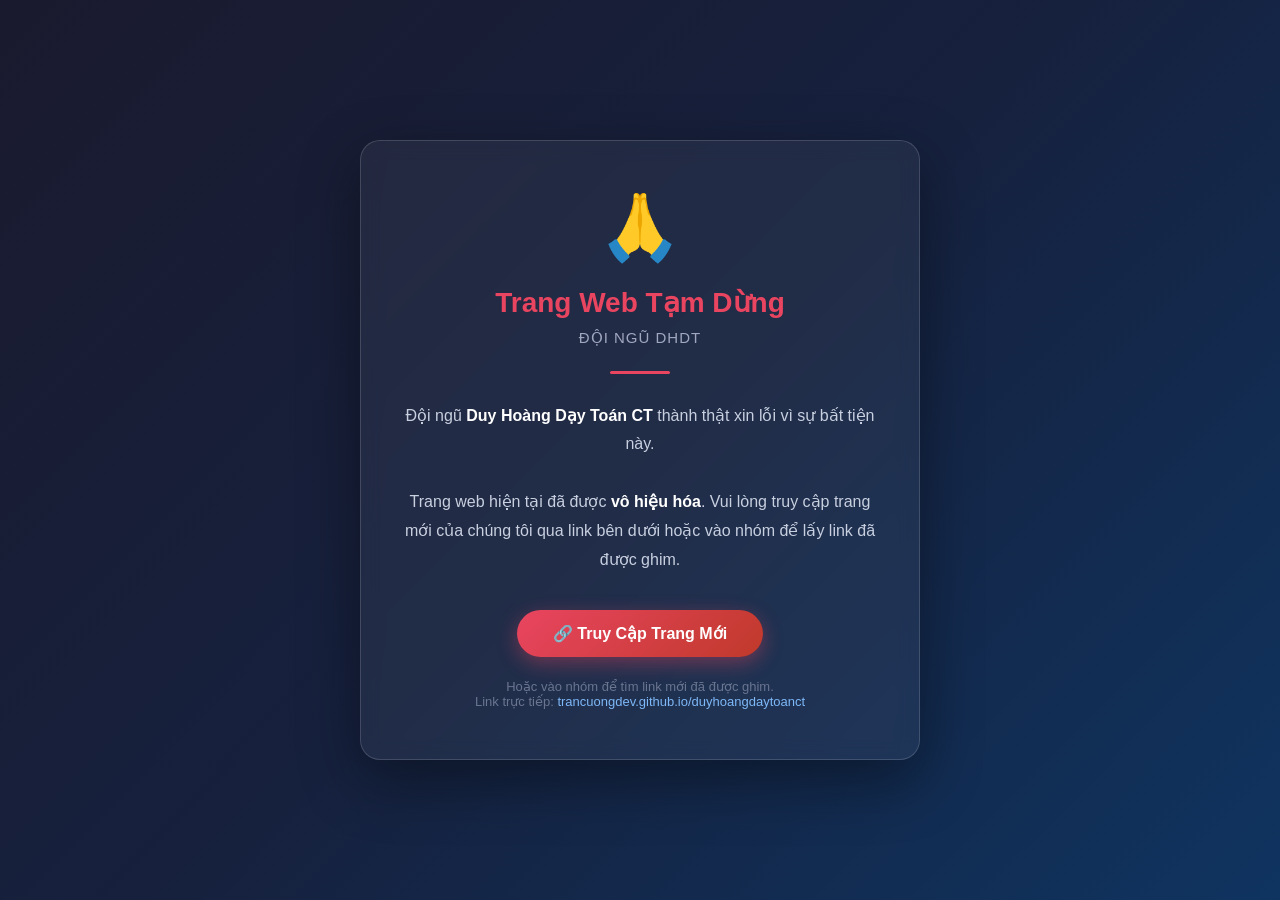
<file: index.html>
<!DOCTYPE html>
<html lang="vi">
<head>
  <meta charset="UTF-8" />
  <meta name="viewport" content="width=device-width, initial-scale=1.0" />
  <title>Thông Báo | DHDT</title>
  <style>
    * {
      margin: 0;
      padding: 0;
      box-sizing: border-box;
    }

    body {
      min-height: 100vh;
      display: flex;
      align-items: center;
      justify-content: center;
      background: linear-gradient(135deg, #1a1a2e 0%, #16213e 50%, #0f3460 100%);
      font-family: 'Segoe UI', Tahoma, Geneva, Verdana, sans-serif;
      color: #fff;
      padding: 20px;
    }

    .card {
      background: rgba(255, 255, 255, 0.05);
      border: 1px solid rgba(255, 255, 255, 0.15);
      border-radius: 20px;
      padding: 50px 40px;
      max-width: 560px;
      width: 100%;
      text-align: center;
      backdrop-filter: blur(10px);
      box-shadow: 0 20px 60px rgba(0, 0, 0, 0.4);
    }

    .emoji {
      font-size: 64px;
      margin-bottom: 20px;
      display: block;
    }

    h1 {
      font-size: 28px;
      font-weight: 700;
      margin-bottom: 10px;
      color: #e94560;
    }

    .team {
      font-size: 15px;
      color: #a0a8c0;
      margin-bottom: 24px;
      font-weight: 500;
      letter-spacing: 1px;
      text-transform: uppercase;
    }

    .divider {
      width: 60px;
      height: 3px;
      background: #e94560;
      border-radius: 2px;
      margin: 0 auto 28px;
    }

    .message {
      font-size: 16px;
      line-height: 1.8;
      color: #c8d0e0;
      margin-bottom: 36px;
    }

    .message strong {
      color: #fff;
    }

    .btn {
      display: inline-block;
      background: linear-gradient(135deg, #e94560, #c0392b);
      color: #fff;
      text-decoration: none;
      padding: 14px 36px;
      border-radius: 50px;
      font-size: 16px;
      font-weight: 600;
      transition: transform 0.2s, box-shadow 0.2s;
      box-shadow: 0 6px 20px rgba(233, 69, 96, 0.4);
    }

    .btn:hover {
      transform: translateY(-2px);
      box-shadow: 0 10px 28px rgba(233, 69, 96, 0.55);
    }

    .note {
      margin-top: 22px;
      font-size: 13px;
      color: #6a7590;
    }

    .note a {
      color: #7eb8f7;
      text-decoration: none;
    }

    .note a:hover {
      text-decoration: underline;
    }
  </style>
</head>
<body>
  <div class="card">
    <span class="emoji">🙏</span>
    <h1>Trang Web Tạm Dừng</h1>
    <p class="team">Đội ngũ DHDT</p>
    <div class="divider"></div>

    <p class="message">
      Đội ngũ <strong>Duy Hoàng Dạy Toán CT</strong> thành thật xin lỗi vì sự bất tiện này.<br /><br />
      Trang web hiện tại đã được <strong>vô hiệu hóa</strong>. Vui lòng truy cập trang mới của chúng tôi qua link bên dưới hoặc vào nhóm để lấy link đã được ghim.
    </p>

    <a class="btn" href="https://trancuongdev.github.io/duyhoangdaytoanct/" target="_blank" rel="noopener noreferrer">
      🔗 Truy Cập Trang Mới
    </a>

    <p class="note">
      Hoặc vào nhóm để tìm link mới đã được ghim.<br />
      Link trực tiếp: <a href="https://trancuongdev.github.io/duyhoangdaytoanct/" target="_blank">trancuongdev.github.io/duyhoangdaytoanct</a>
    </p>
  </div>
</body>
</html>
</file>
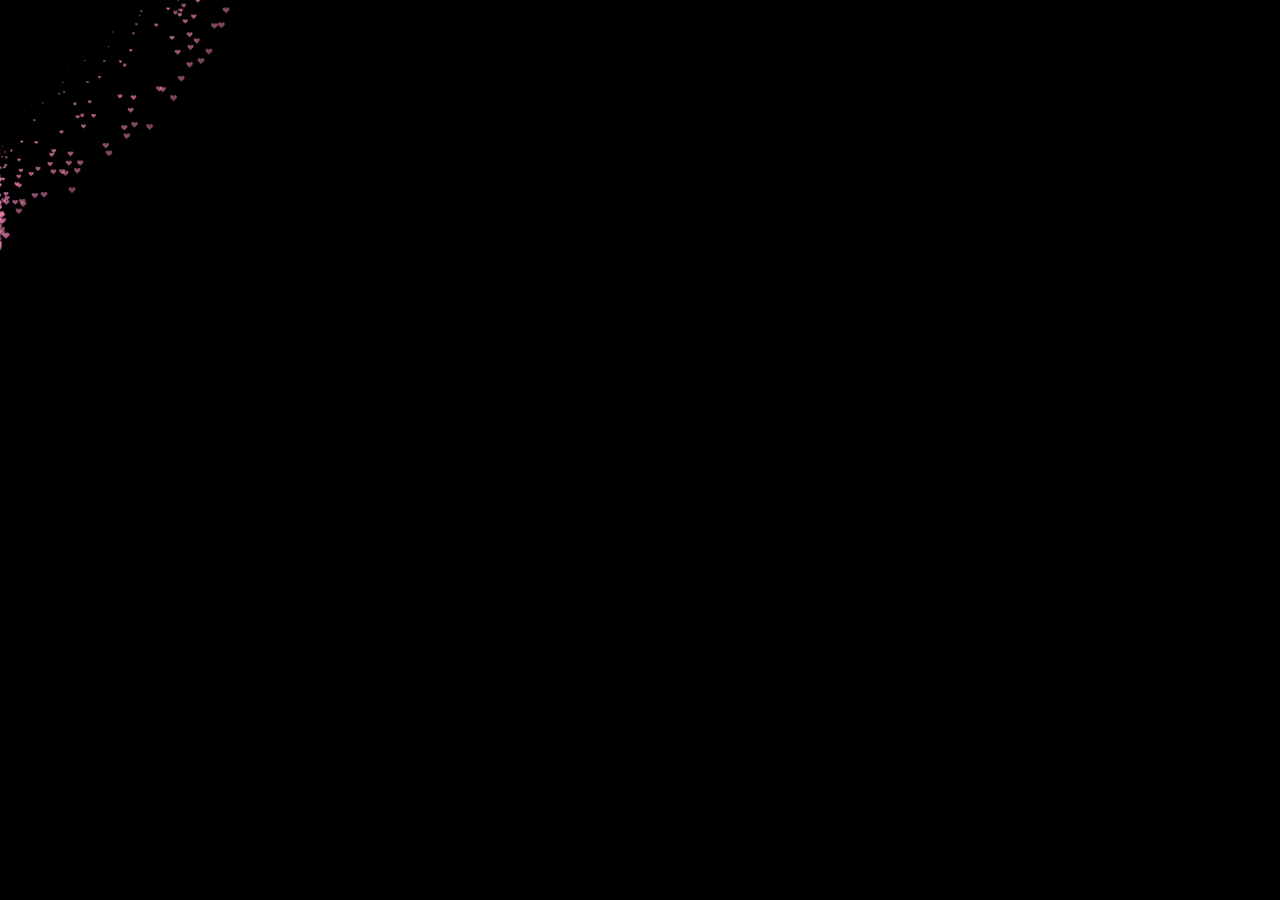
<file: index2.html>
<!DOCTYPE HTML PUBLIC "-//W3C//DTD HTML 4.0 Transitional//EN">
<HTML>

<HEAD>
    <TITLE>I Love You</TITLE>
    <META NAME="Generator" CONTENT="EditPlus">
    <META NAME="Author" CONTENT="">
    <META NAME="Keywords" CONTENT="">
    <META NAME="Description" CONTENT="">
    <style>
        html,
        body {
            overflow: hidden;
            padding: 0;
            margin: 0;
            background: #000;
        }
        
        canvas {
            position: absolute;
            width: 100%;
            height: 100%;
        }
        
        canvas {
            /* top: 50%;
            left: 50%; */
            z-index: 1;
            display: block;
            position: absolute;
            transform: translate(-50%, -50%);
            animation: heart 1.5s ease infinite
        }
        
        @keyframes heart {
            0% {
                transform: scale(1);
            }
            30% {
                transform: scale(.8);
            }
            /* 60% {
                transform: scale(1.2);
            } */
            100% {
                transform: scale(1);
            }
        }
    </style>
</HEAD>

<BODY>

    <canvas id="pinkboard">
        <canvas id="pinkboard">
        </canvas>
    </canvas>
    <script>
        /*
         * Settings
         */
        var settings = {
            particles: {
                length: 1500, // maximum amount of particles
                duration: 2, // particle duration in sec
                velocity: 135, // particle velocity in pixels/sec
                effect: -0.35, // play with this for a nice effect
                size: 14, // particle size in pixels
            },
        };

        /*
         * RequestAnimationFrame polyfill by Erik Möller
         */
        (function() {
            var b = 0;
            var c = ["ms", "moz", "webkit", "o"];
            for (var a = 0; a < c.length && !window.requestAnimationFrame; ++a) {
                window.requestAnimationFrame = window[c[a] + "RequestAnimationFrame"];
                window.cancelAnimationFrame = window[c[a] + "CancelAnimationFrame"] || window[c[a] + "CancelRequestAnimationFrame"]
            }
            if (!window.requestAnimationFrame) {
                window.requestAnimationFrame = function(h, e) {
                    var d = new Date().getTime();
                    var f = Math.max(0, 16 - (d - b));
                    var g = window.setTimeout(function() {
                        h(d + f)
                    }, f);
                    b = d + f;
                    return g
                }
            }
            if (!window.cancelAnimationFrame) {
                window.cancelAnimationFrame = function(d) {
                    clearTimeout(d)
                }
            }
        }());

        /*
         * Point class
         */
        var Point = (function() {
            function Point(x, y) {
                this.x = (typeof x !== 'undefined') ? x : 0;
                this.y = (typeof y !== 'undefined') ? y : 0;
            }
            Point.prototype.clone = function() {
                return new Point(this.x, this.y);
            };
            Point.prototype.length = function(length) {
                if (typeof length == 'undefined')
                    return Math.sqrt(this.x * this.x + this.y * this.y);
                this.normalize();
                this.x *= length;
                this.y *= length;
                return this;
            };
            Point.prototype.normalize = function() {
                var length = this.length();
                this.x /= length;
                this.y /= length;
                return this;
            };
            return Point;
        })();

        /*
         * Particle class
         */
        var Particle = (function() {
            function Particle() {
                this.position = new Point();
                this.velocity = new Point();
                this.acceleration = new Point();
                this.age = 0;
            }
            Particle.prototype.initialize = function(x, y, dx, dy) {
                this.position.x = x;
                this.position.y = y;
                this.velocity.x = dx;
                this.velocity.y = dy;
                this.acceleration.x = dx * settings.particles.effect;
                this.acceleration.y = dy * settings.particles.effect;
                this.age = 0;
            };
            Particle.prototype.update = function(deltaTime) {
                this.position.x += this.velocity.x * deltaTime;
                this.position.y += this.velocity.y * deltaTime;
                this.velocity.x += this.acceleration.x * deltaTime;
                this.velocity.y += this.acceleration.y * deltaTime;
                this.age += deltaTime;
            };
            Particle.prototype.draw = function(context, image) {
                function ease(t) {
                    return (--t) * t * t + 1;
                }
                var size = image.width * ease(this.age / settings.particles.duration);
                context.globalAlpha = 1 - this.age / settings.particles.duration;
                context.drawImage(image, this.position.x - size / 2, this.position.y - size / 2, size, size);
            };
            return Particle;
        })();

        /*
         * ParticlePool class
         */
        var ParticlePool = (function() {
            var particles,
                firstActive = 0,
                firstFree = 0,
                duration = settings.particles.duration;

            function ParticlePool(length) {
                // create and populate particle pool
                particles = new Array(length);
                for (var i = 0; i < particles.length; i++)
                    particles[i] = new Particle();
            }
            ParticlePool.prototype.add = function(x, y, dx, dy) {
                particles[firstFree].initialize(x, y, dx, dy);

                // handle circular queue
                firstFree++;
                if (firstFree == particles.length) firstFree = 0;
                if (firstActive == firstFree) firstActive++;
                if (firstActive == particles.length) firstActive = 0;
            };
            ParticlePool.prototype.update = function(deltaTime) {
                var i;

                // update active particles
                if (firstActive < firstFree) {
                    for (i = firstActive; i < firstFree; i++)
                        particles[i].update(deltaTime);
                }
                if (firstFree < firstActive) {
                    for (i = firstActive; i < particles.length; i++)
                        particles[i].update(deltaTime);
                    for (i = 0; i < firstFree; i++)
                        particles[i].update(deltaTime);
                }

                // remove inactive particles
                while (particles[firstActive].age >= duration && firstActive != firstFree) {
                    firstActive++;
                    if (firstActive == particles.length) firstActive = 0;
                }


            };
            ParticlePool.prototype.draw = function(context, image) {
                // draw active particles
                if (firstActive < firstFree) {
                    for (i = firstActive; i < firstFree; i++)
                        particles[i].draw(context, image);
                }
                if (firstFree < firstActive) {
                    for (i = firstActive; i < particles.length; i++)
                        particles[i].draw(context, image);
                    for (i = 0; i < firstFree; i++)
                        particles[i].draw(context, image);
                }
            };
            return ParticlePool;
        })();

        /*
         * Putting it all together
         */
        (function(canvas) {
            var context = canvas.getContext('2d'),
                particles = new ParticlePool(settings.particles.length),
                particleRate = settings.particles.length / settings.particles.duration, // particles/sec
                time;

            // get point on heart with -PI <= t <= PI
            function pointOnHeart(t) {
                return new Point(
                    160 * Math.pow(Math.sin(t), 3),
                    130 * Math.cos(t) - 50 * Math.cos(2 * t) - 20 * Math.cos(3 * t) - 10 * Math.cos(4 * t) + 25
                );
            }

            // creating the particle image using a dummy canvas
            var image = (function() {
                var canvas = document.createElement('canvas'),
                    context = canvas.getContext('2d');
                canvas.width = settings.particles.size;
                canvas.height = settings.particles.size;
                // helper function to create the path
                function to(t) {
                    var point = pointOnHeart(t);
                    point.x = settings.particles.size / 3 + point.x * settings.particles.size / 550;
                    point.y = settings.particles.size / 3 - point.y * settings.particles.size / 550;
                    return point;
                }
                // create the path
                context.beginPath();
                var t = -Math.PI;
                var point = to(t);
                context.moveTo(point.x, point.y);
                while (t < Math.PI) {
                    t += 0.01; // baby steps!
                    point = to(t);
                    context.lineTo(point.x, point.y);
                }
                context.closePath();
                // create the fill
                context.fillStyle = '#ea80b0';
                context.fill();
                // create the image
                var image = new Image();
                image.src = canvas.toDataURL();
                return image;
            })();

            // render that thing!
            function render() {
                // next animation frame
                requestAnimationFrame(render);

                // update time
                var newTime = new Date().getTime() / 1000,
                    deltaTime = newTime - (time || newTime);
                time = newTime;

                // clear canvas
                context.clearRect(0, 0, canvas.width, canvas.height);

                // create new particles
                var amount = particleRate * deltaTime;
                for (var i = 0; i < amount; i++) {
                    var pos = pointOnHeart(Math.PI - 2 * Math.PI * Math.random());
                    var dir = pos.clone().length(settings.particles.velocity);
                    particles.add(canvas.width / 2 + pos.x, canvas.height / 2 - pos.y, dir.x, -dir.y);
                }

                // update and draw particles
                particles.update(deltaTime);
                particles.draw(context, image);
            }

            // handle (re-)sizing of the canvas
            function onResize() {
                canvas.width = canvas.clientWidth;
                canvas.height = canvas.clientHeight;
            }
            window.onresize = onResize;

            // delay rendering bootstrap
            setTimeout(function() {
                onResize();
                render();
            }, 10);
        })(document.getElementById('pinkboard'));
    </script>
</BODY>

</HTML>
</file>
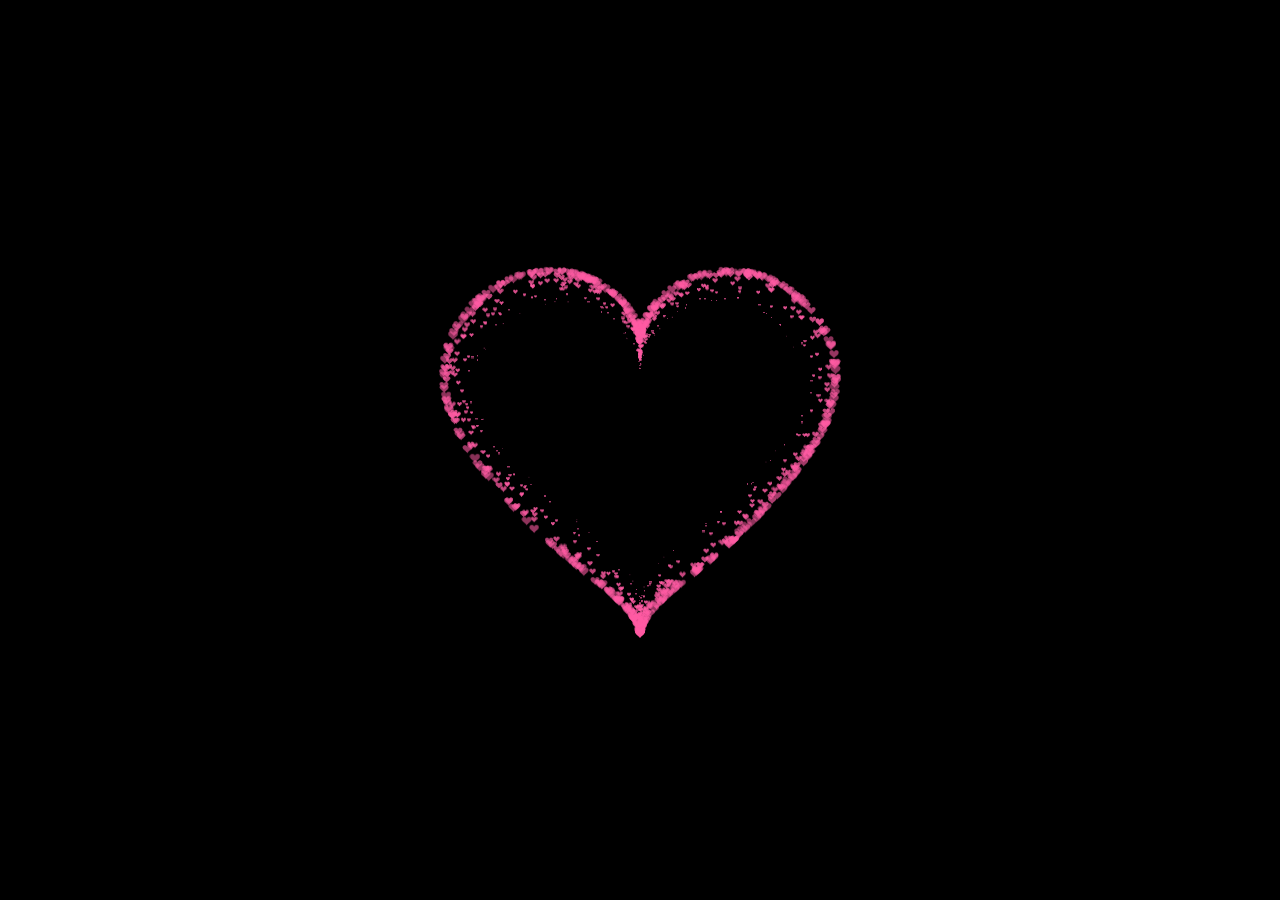
<file: index3.html>
<!DOCTYPE HTML PUBLIC "-//W3C//DTD HTML 4.0 Transitional//EN">
<HTML>
 <HEAD>
  <TITLE> Heart </TITLE>
  <META NAME="Generator" CONTENT="EditPlus">
  <META NAME="Author" CONTENT="">
  <META NAME="Keywords" CONTENT="">
  <META NAME="Description" CONTENT="">
 
    
  <style>
  html, body {
  height: 100%;
  padding: 0;
  margin: 0;
  background: #000;
  display: flex;
	justify-content: center;
	align-items: center;

}

.box {
	width: 100%;
	position: absolute;
	top: 50%;
	left: 50%;
	transform: translate(-50%, -50%);
	display: flex;
	flex-direction: column;
}

canvas {
  position: absolute;
  width: 100%;
  height: 100%;
}
#pinkboard {
	position: relative;
	margin: auto;
	height: 500px;
	width: 500px;
	animation: animate 1.3s infinite;
}

#pinkboard:before, #pinkboard:after {
	content: '';
	position: absolute;
	background: #FF5CA4;
	width: 100px;
	height: 160px;
	border-top-left-radius: 50px;
	border-top-right-radius: 50px;
}

#pinkboard:before {
	left: 100px;
	transform: rotate(-45deg);
	transform-origin: 0 100%;
	box-shadow: 0 14px 28px rgba(0,0,0,0.25),
							0 10px 10px rgba(0,0,0,0.22);
}

#pinkboard:after {
	left: 0;
	transform: rotate(45deg);
	transform-origin: 100% 100%;
}

@keyframes animate {
	0% {
		transform: scale(1);
	}
	30% {
		transform: scale(.8);
	}
	60% {
		transform: scale(1.2);
	}
	100% {
		transform: scale(1);
	}
}
  </style>
 </HEAD>
 
 <BODY>
   <div class="box">
      <canvas id="pinkboard"></canvas>
   </div>
  <script>
  /*
 * Settings
 */
var settings = {
  particles: {
    length:   2000, // maximum amount of particles
    duration:   2, // particle duration in sec
    velocity: 100, // particle velocity in pixels/sec
    effect: -1.3, // play with this for a nice effect
    size:      13, // particle size in pixels
  },
};
/*
 * RequestAnimationFrame polyfill by Erik Möller
 */
(function(){var b=0;var c=["ms","moz","webkit","o"];for(var a=0;a<c.length&&!window.requestAnimationFrame;++a){window.requestAnimationFrame=window[c[a]+"RequestAnimationFrame"];window.cancelAnimationFrame=window[c[a]+"CancelAnimationFrame"]||window[c[a]+"CancelRequestAnimationFrame"]}if(!window.requestAnimationFrame){window.requestAnimationFrame=function(h,e){var d=new Date().getTime();var f=Math.max(0,16-(d-b));var g=window.setTimeout(function(){h(d+f)},f);b=d+f;return g}}if(!window.cancelAnimationFrame){window.cancelAnimationFrame=function(d){clearTimeout(d)}}}());
/*
 * Point class
 */
var Point = (function() {
  function Point(x, y) {
    this.x = (typeof x !== 'undefined') ? x : 0;
    this.y = (typeof y !== 'undefined') ? y : 0;
  }
  Point.prototype.clone = function() {
    return new Point(this.x, this.y);
  };
  Point.prototype.length = function(length) {
    if (typeof length == 'undefined')
      return Math.sqrt(this.x * this.x + this.y * this.y);
    this.normalize();
    this.x *= length;
    this.y *= length;
    return this;
  };
  Point.prototype.normalize = function() {
    var length = this.length();
    this.x /= length;
    this.y /= length;
    return this;
  };
  return Point;
})();
/*
 * Particle class
 */
var Particle = (function() {
  function Particle() {
    this.position = new Point();
    this.velocity = new Point();
    this.acceleration = new Point();
    this.age = 0;
  }
  Particle.prototype.initialize = function(x, y, dx, dy) {
    this.position.x = x;
    this.position.y = y;
    this.velocity.x = dx;
    this.velocity.y = dy;
    this.acceleration.x = dx * settings.particles.effect;
    this.acceleration.y = dy * settings.particles.effect;
    this.age = 0;
  };
  Particle.prototype.update = function(deltaTime) {
    this.position.x += this.velocity.x * deltaTime;
    this.position.y += this.velocity.y * deltaTime;
    this.velocity.x += this.acceleration.x * deltaTime;
    this.velocity.y += this.acceleration.y * deltaTime;
    this.age += deltaTime;
  };
  Particle.prototype.draw = function(context, image) {
    function ease(t) {
      return (--t) * t * t + 1;
    }
    var size = image.width * ease(this.age / settings.particles.duration);
    context.globalAlpha = 1 - this.age / settings.particles.duration;
    context.drawImage(image, this.position.x - size / 2, this.position.y - size / 2, size, size);
  };
  return Particle;
})();
/*
 * ParticlePool class
 */
var ParticlePool = (function() {
  var particles,
      firstActive = 0,
      firstFree   = 0,
      duration    = settings.particles.duration;
  
  function ParticlePool(length) {
    // create and populate particle pool
    particles = new Array(length);
    for (var i = 0; i < particles.length; i++)
      particles[i] = new Particle();
  }
  ParticlePool.prototype.add = function(x, y, dx, dy) {
    particles[firstFree].initialize(x, y, dx, dy);
    
    // handle circular queue
    firstFree++;
    if (firstFree   == particles.length) firstFree   = 0;
    if (firstActive == firstFree       ) firstActive++;
    if (firstActive == particles.length) firstActive = 0;
  };
  ParticlePool.prototype.update = function(deltaTime) {
    var i;
    
    // update active particles
    if (firstActive < firstFree) {
      for (i = firstActive; i < firstFree; i++)
        particles[i].update(deltaTime);
    }
    if (firstFree < firstActive) {
      for (i = firstActive; i < particles.length; i++)
        particles[i].update(deltaTime);
      for (i = 0; i < firstFree; i++)
        particles[i].update(deltaTime);
    }
    
    // remove inactive particles
    while (particles[firstActive].age >= duration && firstActive != firstFree) {
      firstActive++;
      if (firstActive == particles.length) firstActive = 0;
    }
    
    
  };
  ParticlePool.prototype.draw = function(context, image) {
    // draw active particles
    if (firstActive < firstFree) {
      for (i = firstActive; i < firstFree; i++)
        particles[i].draw(context, image);
    }
    if (firstFree < firstActive) {
      for (i = firstActive; i < particles.length; i++)
        particles[i].draw(context, image);
      for (i = 0; i < firstFree; i++)
        particles[i].draw(context, image);
    }
  };
  return ParticlePool;
})();
/*
 * Putting it all together
 */
(function(canvas) {
  var context = canvas.getContext('2d'),
      particles = new ParticlePool(settings.particles.length),
      particleRate = settings.particles.length / settings.particles.duration, // particles/sec
      time;
  
  // get point on heart with -PI <= t <= PI
  function pointOnHeart(t) {
    return new Point(
      160 * Math.pow(Math.sin(t), 3),
      130 * Math.cos(t) - 50 * Math.cos(2 * t) - 20 * Math.cos(3 * t) - 10 * Math.cos(4 * t) + 25
    );
  }
  
  // creating the particle image using a dummy canvas
  var image = (function() {
    var canvas  = document.createElement('canvas'),
        context = canvas.getContext('2d');
    canvas.width  = settings.particles.size;
    canvas.height = settings.particles.size;
    // helper function to create the path
    function to(t) {
      var point = pointOnHeart(t);
      point.x = settings.particles.size / 2 + point.x * settings.particles.size / 350;
      point.y = settings.particles.size / 2 - point.y * settings.particles.size / 350;
      return point;
    }
    // create the path
    context.beginPath();
    var t = -Math.PI;
    var point = to(t);
    context.moveTo(point.x, point.y);
    while (t < Math.PI) {
      t += 0.01; // baby steps!
      point = to(t);
      context.lineTo(point.x, point.y);
    }
    context.closePath();
    // create the fill
    context.fillStyle = '#FF5CA4';
    context.fill();
    // create the image
    var image = new Image();
    image.src = canvas.toDataURL();
    return image;
  })();
  
  // render that thing!
  function render() {
    // next animation frame
    requestAnimationFrame(render);
    
    // update time
    var newTime   = new Date().getTime() / 1000,
        deltaTime = newTime - (time || newTime);
    time = newTime;
    
    // clear canvas
    context.clearRect(0, 0, canvas.width, canvas.height);
    
    // create new particles
    var amount = particleRate * deltaTime;
    for (var i = 0; i < amount; i++) {
      var pos = pointOnHeart(Math.PI - 2 * Math.PI * Math.random());
      var dir = pos.clone().length(settings.particles.velocity);
      particles.add(canvas.width / 2 + pos.x, canvas.height / 2 - pos.y, dir.x, -dir.y);
    }
    
    // update and draw particles
    particles.update(deltaTime);
    particles.draw(context, image);
  }
  
  // handle (re-)sizing of the canvas
  function onResize() {
    canvas.width  = canvas.clientWidth;
    canvas.height = canvas.clientHeight;
  }
  window.onresize = onResize;
  
  // delay rendering bootstrap
  setTimeout(function() {
    onResize();
    render();
  }, 10);
})(document.getElementById('pinkboard'));
  </script>
 </BODY>
</HTML>
</file>
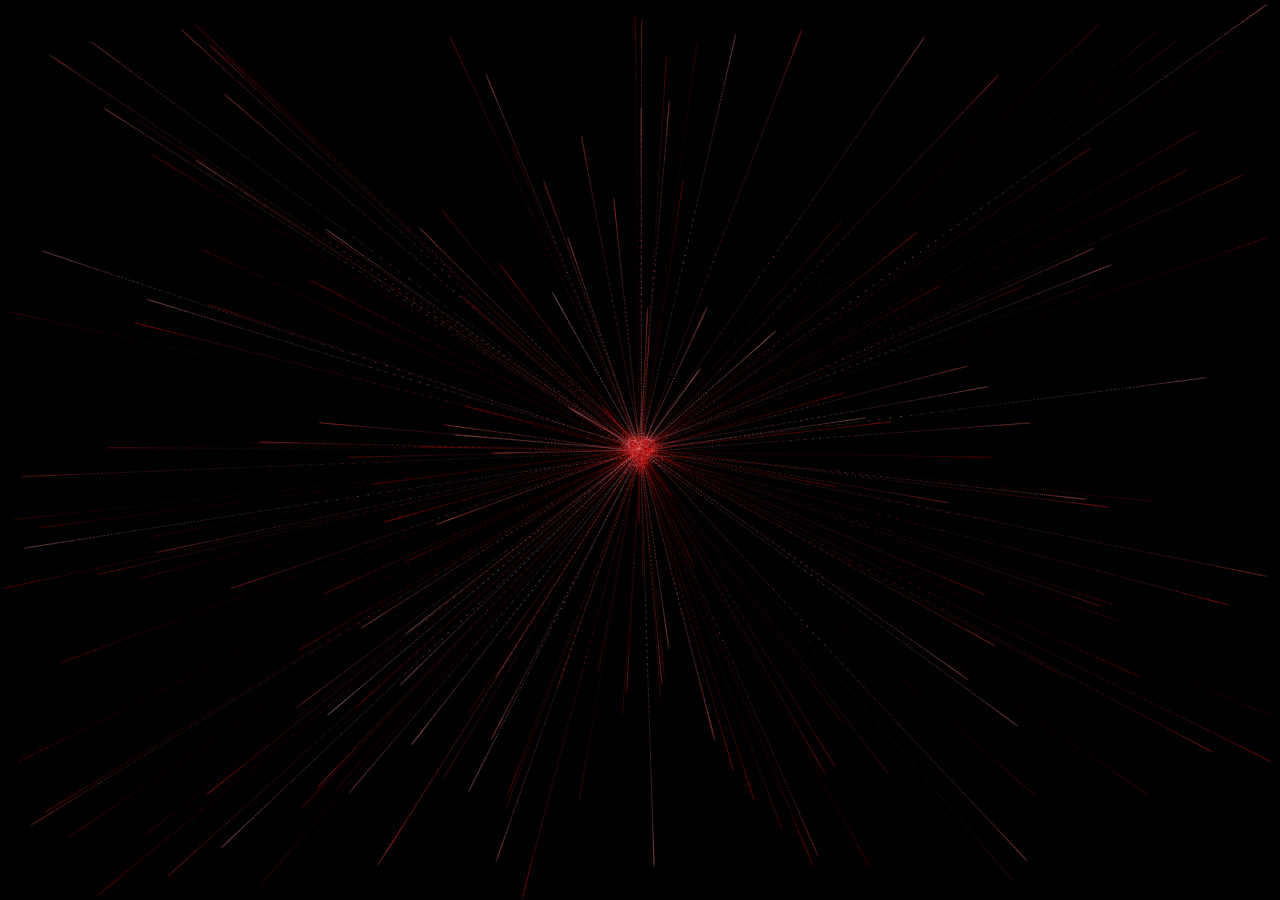
<file: index4.html>
<HTML>
<HEAD>
    <TITLE> New Document </TITLE>
    <META NAME="Generator" CONTENT="EditPlus">
    <META NAME="Author" CONTENT="">
    <META NAME="Keywords" CONTENT="">
    <META NAME="Description" CONTENT="">
    <style>
        canvas {
            position: absolute;
            left: 0;
            top: 0;
            width: 100%;
            height: 100%;
            background-color = "#2e2e2e";
        }
    </style>
</HEAD>

<BODY style=" background-color: #000;">

<canvas id="heart"></canvas>

<script>
    window.requestAnimationFrame =
            window.__requestAnimationFrame ||
            window.requestAnimationFrame ||
            window.webkitRequestAnimationFrame ||
            window.mozRequestAnimationFrame ||
            window.oRequestAnimationFrame ||
            window.msRequestAnimationFrame ||
            (function () {
                return function (callback, element) {
                    var lastTime = element.__lastTime;
                    if (lastTime === undefined) {
                        lastTime = 0;
                    }
                    var currTime = Date.now();
                    var timeToCall = Math.max(1, 33 - (currTime - lastTime));
                    window.setTimeout(callback, timeToCall);
                    element.__lastTime = currTime + timeToCall;
                };
            })();
    window.isDevice = (/android|webos|iphone|ipad|ipod|blackberry|iemobile|opera mini/i.test(((navigator.userAgent || navigator.vendor || window.opera)).toLowerCase()));
    var loaded = false;
    var init = function () {
        if (loaded) return;
        loaded = true;
        var mobile = window.isDevice;
        var koef = mobile ? 0.5 : 1;
        var canvas = document.getElementById('heart');
        var ctx = canvas.getContext('2d');
        var width = canvas.width = koef * innerWidth;
        var height = canvas.height = koef * innerHeight;
        var rand = Math.random;
        ctx.fillStyle = "rgba(0,0,0,1)";
        ctx.fillRect(0, 0, width, height);


        var heartPosition = function (rad) {
            //return [Math.sin(rad), Math.cos(rad)];
            return [Math.pow(Math.sin(rad), 3), -(15 * Math.cos(rad) - 5 * Math.cos(2 * rad) - 2 * Math.cos(3 * rad) - Math.cos(4 * rad))];
        };
        var scaleAndTranslate = function (pos, sx, sy, dx, dy) {
            return [dx + pos[0] * sx, dy + pos[1] * sy];
        };

        window.addEventListener('resize', function () {
            width = canvas.width = koef * innerWidth;
            height = canvas.height = koef * innerHeight;
            ctx.fillStyle = "rgba(0,0,0,1)";
            ctx.fillRect(0, 0, width, height);
        });

        var traceCount = mobile ? 20 : 50;
        var pointsOrigin = [];
        var i;
        var dr = mobile ? 0.3 : 0.1;
        for (i = 0; i < Math.PI * 2; i += dr) pointsOrigin.push(scaleAndTranslate(heartPosition(i), 210, 13, 0, 0));
        for (i = 0; i < Math.PI * 2; i += dr) pointsOrigin.push(scaleAndTranslate(heartPosition(i), 150, 9, 0, 0));
        for (i = 0; i < Math.PI * 2; i += dr) pointsOrigin.push(scaleAndTranslate(heartPosition(i), 90, 5, 0, 0));
        var heartPointsCount = pointsOrigin.length;

        var targetPoints = [];
        var pulse = function (kx, ky) {
            for (i = 0; i < pointsOrigin.length; i++) {
                targetPoints[i] = [];
                targetPoints[i][0] = kx * pointsOrigin[i][0] + width / 2;
                targetPoints[i][1] = ky * pointsOrigin[i][1] + height / 2;
            }
        };

        var e = [];
        for (i = 0; i < heartPointsCount; i++) {
            var x = rand() * width;
            var y = rand() * height;
            e[i] = {
                vx: 0,
                vy: 0,
                R: 2,
                speed: rand() + 5,
                q: ~~(rand() * heartPointsCount),
                D: 2 * (i % 2) - 1,
                force: 0.2 * rand() + 0.7,
                f: "hsla(0," + ~~(40 * rand() + 60) + "%," + ~~(60 * rand() + 20) + "%,.3)",
                trace: []
            };
            for (var k = 0; k < traceCount; k++) e[i].trace[k] = {x: x, y: y};
        }

        var config = {
            traceK: 0.4,
            timeDelta: 0.01
        };

        var time = 0;
        var textLeft1 = 0;
        var textLeft2 = -10;
        var loop = function () {
            var mLeft = 50;
            var mTop = 250;
            var n = -Math.cos(time);
            pulse((1 + n) * .5, (1 + n) * .5);
            time += ((Math.sin(time)) < 0 ? 9 : (n > 0.8) ? .2 : 1) * config.timeDelta;
            ctx.fillStyle = "rgba(0,0,0,.1)";
            ctx.fillRect(0, 0, width, height);
            for (i = e.length; i--;) {
                var u = e[i];
                var q = targetPoints[u.q];
                var dx = u.trace[0].x - q[0];
                var dy = u.trace[0].y - q[1];
                var length = Math.sqrt(dx * dx + dy * dy);
                if (10 > length) {
                    if (0.95 < rand()) {
                        u.q = ~~(rand() * heartPointsCount);
                    }
                    else {
                        if (0.99 < rand()) {
                            u.D *= -1;
                        }
                        u.q += u.D;
                        u.q %= heartPointsCount;
                        if (0 > u.q) {
                            u.q += heartPointsCount;
                        }
                    }
                }
                u.vx += -dx / length * u.speed;
                u.vy += -dy / length * u.speed;
                u.trace[0].x += u.vx;
                u.trace[0].y += u.vy;
                u.vx *= u.force;
                u.vy *= u.force;
                for (k = 0; k < u.trace.length - 1;) {
                    var T = u.trace[k];
                    var N = u.trace[++k];
                    N.x -= config.traceK * (N.x - T.x);
                    N.y -= config.traceK * (N.y - T.y);
                }
                ctx.fillStyle = u.f;
                for (k = 0; k < u.trace.length; k++) {
                    ctx.fillRect(u.trace[k].x, u.trace[k].y, 1, 1);
                }
            }
            //ctx.fillStyle = "rgba(255,255,255,1)";
            //for (i = u.trace.length; i--;) ctx.fillRect(targetPoints[i][0], targetPoints[i][1], 2, 2);

            window.requestAnimationFrame(loop, canvas);
        };

        loop();
    };

    var s = document.readyState;
    if (s === 'complete' || s === 'loaded' || s === 'interactive') init();
    else document.addEventListener('DOMContentLoaded', init, false);
</script>
</BODY>
</HTML>
</file>
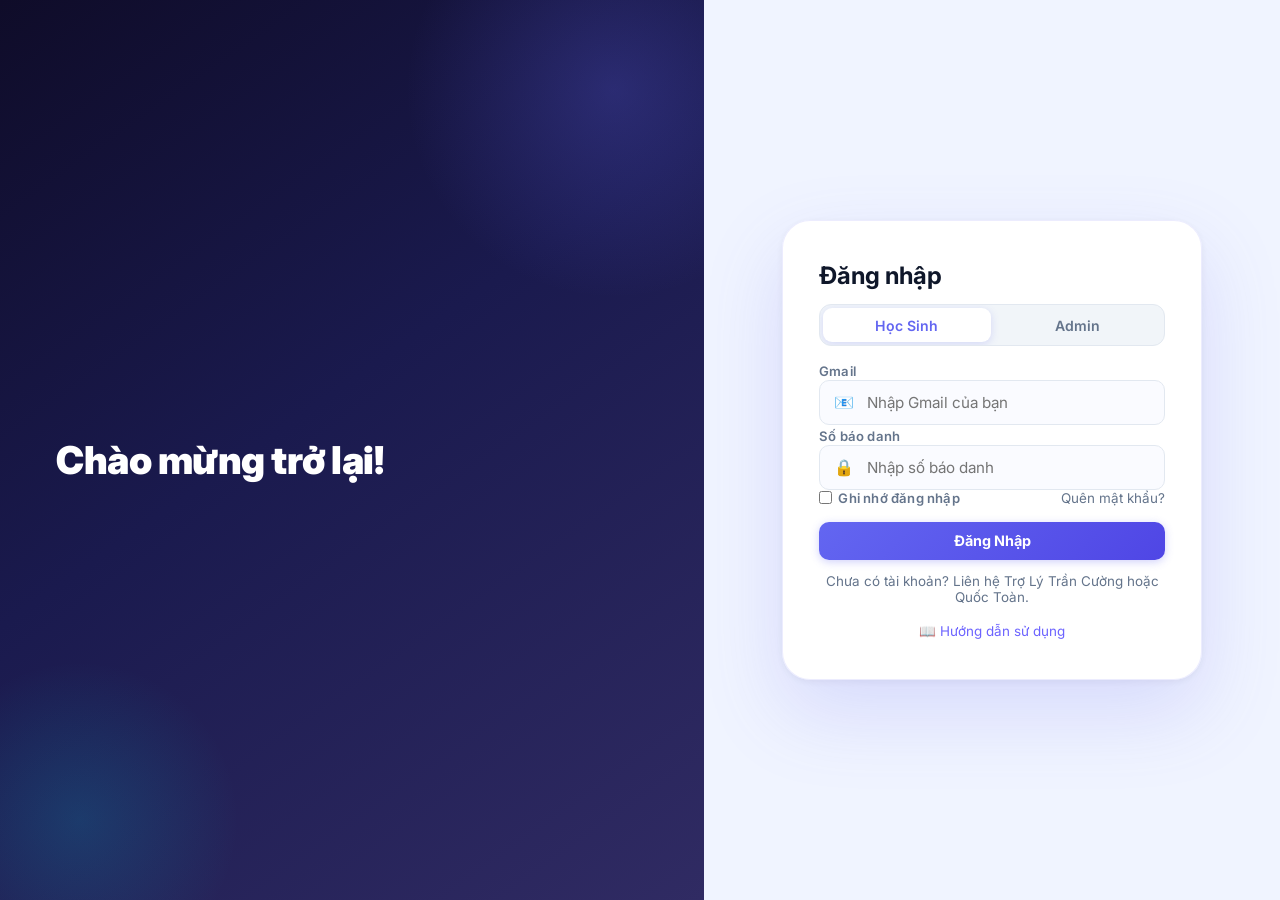
<file: login.html>
<!DOCTYPE html>
<html lang="vi">
<head>
  <meta charset="UTF-8"/>
  <meta name="google-site-verification" content="sYwxmM0uBuqYK-IhlY67eC_hitCqZFuu1DtAPymm23I" />
  <meta name="viewport" content="width=device-width, initial-scale=1.0"/>
  <title>Đăng Nhập</title>
  <link rel="stylesheet" href="style.css"/>
  <link rel="manifest" href="manifest.json"/>
  <meta name="theme-color" content="#4f46e5"/>
  <meta name="mobile-web-app-capable" content="yes"/>
  <meta name="apple-mobile-web-app-capable" content="yes"/>
  <meta name="apple-mobile-web-app-status-bar-style" content="default"/>
  <meta name="apple-mobile-web-app-title" content="Duy Ho�ng DTCT"/>
</head>
<body class="auth-page">

  <div class="auth-wrap">
    <div class="auth-left">
      <div class="brand white" style="cursor:default"></div>
      <h2>Chào mừng trở lại!</h2>
      <p></p>
    </div>

    <div class="auth-right">
      <div class="auth-box">
        <h2>Đăng nhập</h2>

        <div class="tab-row">
          <button class="tab-btn active" id="tabStudent">Học Sinh</button>
          <button class="tab-btn" id="tabTeacher">Admin</button>
        </div>

        <form id="loginForm">
          <label id="usernameLabel">Gmail</label>
          <div class="input-icon">
            <span>📧</span>
            <input type="text" id="usernameInput" placeholder="Nhập Gmail của bạn" required/>
          </div>
          <label id="passwordLabel">Số báo danh</label>
          <div class="input-icon">
            <span>🔒</span>
            <input type="password" id="passwordInput" placeholder="Nhập số báo danh" required/>
          </div>
          <div class="auth-row">
            <label class="checkbox-label"><input type="checkbox"/> Ghi nhớ đăng nhập</label>
            <a href="#" class="link-muted">Quên mật khẩu?</a>
          </div>
          <div id="loginError" class="error-msg"></div>
          <button type="submit" class="btn-primary btn-block">Đăng Nhập</button>
        </form>

        <p class="auth-hint">Chưa có tài khoản? Liên hệ Trợ Lý Trần Cường hoặc Quốc Toàn.</p>
        <p class="auth-hint" style="margin-top:.25rem"><a href="#" id="showGuideBtn" style="color:#6c63ff">📖 Hướng dẫn sử dụng</a></p>
      </div>
    </div>
  </div>

  <!-- MODAL HƯỚNG DẪN -->
  <div id="guideModal" style="display:none;position:fixed;top:0;left:0;width:100%;height:100%;background:rgba(0,0,0,.5);z-index:999;overflow-y:auto;">
    <div style="background:#fff;max-width:600px;margin:2rem auto;border-radius:12px;padding:2rem;position:relative;">
      <button id="closeGuideBtn" style="position:absolute;top:1rem;right:1rem;background:none;border:none;font-size:1.3rem;cursor:pointer;">✕</button>
      <h2 style="margin-bottom:1rem">📖 Hướng dẫn sử dụng</h2>

      <h3>🔐 Đăng nhập</h3>
      <p>Học viên vui lòng nhắn <b>Trợ Lý - Trần Cường hoặc Quốc Toàn</b> và cung cấp tên lớp, Gmail + SĐT để nhận thông tin đăng nhập. Mỗi tài khoản chỉ được phép hoạt động trên <b>01 thiết bị</b> tại một thời điểm nhằm đảm bảo tính bảo mật và quyền lợi học tập.</p>
      <div style="background:#f0fdf4;border-radius:10px;padding:.75rem 1rem;margin:.6rem 0;border:1px solid #bbf7d0;font-size:.88rem">
        <div style="font-weight:700;color:#065f46;margin-bottom:.4rem">📌 Mẫu nhắn tin (4 tin nhắn riêng):</div>
        <div style="display:flex;flex-direction:column;gap:.3rem;font-family:monospace;color:#166534">
          <div><span style="background:#dcfce7;padding:.1rem .35rem;border-radius:4px;font-weight:700;font-size:.8rem;margin-right:.4rem">Tin 1</span>xin cấp tài khoản học tập trên web kèm theo lớp đã đăng ký</div>
          <div><span style="background:#dcfce7;padding:.1rem .35rem;border-radius:4px;font-weight:700;font-size:.8rem;margin-right:.4rem">Tin 2</span>Tên lớp (VD: vsat 6)</div>
          <div><span style="background:#dcfce7;padding:.1rem .35rem;border-radius:4px;font-weight:700;font-size:.8rem;margin-right:.4rem">Tin 3</span>Số điện thoại (VD: 0901234567)</div>
          <div><span style="background:#dcfce7;padding:.1rem .35rem;border-radius:4px;font-weight:700;font-size:.8rem;margin-right:.4rem">Tin 4</span>Gmail (VD: hocsinh@gmail.com)</div>
        </div>
      </div>

      <h3 style="margin-top:1rem">📚 Xem bài học</h3>
      <p>Truy cập mục <b>Bài học</b> → chọn bài học tương ứng để xem video bài giảng và tài liệu đi kèm. Hệ thống chỉ hiển thị nội dung thuộc đúng lớp học mà bạn đã đăng ký.</p>

      <h3 style="margin-top:1rem">🎬 Xem video bài giảng</h3>
      <p>Nhấn vào ảnh đại diện (thumbnail) của bài học để bắt đầu xem video. Đối với điện thoại, nên <b>xoay ngang màn hình</b> để có trải nghiệm học tập tốt nhất. Video được bảo vệ bản quyền và <b>không hỗ trợ tải xuống</b> dưới mọi hình thức.</p>

      <h3 style="margin-top:1rem">🚨 Lưu ý bảo mật</h3>
      <ul style="padding-left:1.25rem;line-height:2">
        <li>Không chia sẻ tài khoản cho người khác sử dụng dưới bất kỳ hình thức nào.</li>
        <li>Nghiêm cấm hành vi chụp màn hình, quay video hoặc phát tán nội dung bài giảng.</li>
        <li>Mọi hoạt động bất thường đều được hệ thống ghi nhận và thông báo trực tiếp đến giáo viên quản lý.</li>
        <li>Tài khoản vi phạm sẽ bị <b>khóa vĩnh viễn</b> mà không cần báo trước.</li>
      </ul>

      <h3 style="margin-top:1rem">📞 Liên hệ hỗ trợ</h3>
      <ul style="padding-left:1.25rem;line-height:2">
        <li>Hỗ trợ kỹ thuật &amp; Tài khoản: Vui lòng liên hệ <b>Trợ Lý - Trần Cường hoặc Quốc Toàn</b> và cung cấp tên lớp, Gmail, SĐT và Số báo danh (SBD) để được xử lý nhanh nhất.</li>
        <li>Thắc mắc chuyên môn: Đối với các bài giảng hoặc bài toán khó chưa hiểu, vui lòng liên hệ trực tiếp với <b>Duy Hoàng Giáo viên</b>.</li>
      </ul>
      <p style="margin-top:.75rem;font-style:italic">Chúng tôi luôn đồng hành cùng bạn trên hành trình chinh phục mục tiêu đại học. 💪</p>
    </div>
  </div>

  <script type="module">
    import { supabase } from './supabase.js';

    // Đăng ký Service Worker (PWA)
    if ('serviceWorker' in navigator) {
      navigator.serviceWorker.register('./sw.js').catch(() => {});

      // Tự động reload khi có bản cập nhật mới
      navigator.serviceWorker.addEventListener('message', e => {
        if (e.data?.type === 'SW_UPDATED') window.location.reload();
      });
    }

    localStorage.setItem('dh_teacher', JSON.stringify({ username: 'admin124532Dh', password: 'admindH89065', full_name: 'Admin' }));

    let role = 'student';
    function setLabels() {
      document.getElementById('usernameLabel').textContent  = role === 'student' ? 'Gmail' : 'Tên đăng nhập';
      document.getElementById('passwordLabel').textContent  = role === 'student' ? 'Số báo danh' : 'Mật khẩu';
      document.getElementById('usernameInput').placeholder  = role === 'student' ? 'Nhập Gmail của bạn' : 'Nhập tên đăng nhập';
      document.getElementById('passwordInput').placeholder  = role === 'student' ? 'Nhập số báo danh' : 'Nhập mật khẩu';
    }

    function setTab(r) {
      role = r;
      ['tabStudent','tabTeacher'].forEach(id => document.getElementById(id).classList.remove('active'));
      document.getElementById(r === 'student' ? 'tabStudent' : 'tabTeacher').classList.add('active');
      setLabels();
    }

    document.getElementById('tabStudent').onclick = () => setTab('student');
    document.getElementById('tabTeacher').onclick = () => setTab('teacher');

    document.getElementById('showGuideBtn').onclick = e => { e.preventDefault(); document.getElementById('guideModal').style.display='block'; };
    document.getElementById('closeGuideBtn').onclick = () => document.getElementById('guideModal').style.display='none';
    document.getElementById('guideModal').onclick = e => { if(e.target===document.getElementById('guideModal')) document.getElementById('guideModal').style.display='none'; };

    document.getElementById('loginForm').addEventListener('submit', async e => {
      e.preventDefault();
      const u = document.getElementById('usernameInput').value.trim();
      const p = document.getElementById('passwordInput').value.trim();
      const err = document.getElementById('loginError');
      err.textContent = '';

      if (role === 'teacher') {
        const t = JSON.parse(localStorage.getItem('dh_teacher'));
        if (u === t.username && p === t.password) {
          sessionStorage.setItem('dh_role', 'teacher');
          sessionStorage.setItem('dh_user', u);
          sessionStorage.setItem('dh_name', t.full_name);
          window.location.href = 'admin.html';
        } else { err.textContent = 'Sai tên đăng nhập hoặc mật khẩu.'; }

      } else {
        // Học sinh đăng nhập qua Supabase
        const { data, error } = await supabase.from('students').select('*').eq('username', u).eq('password', p).single();
        if (error || !data) { err.textContent = 'Sai tên đăng nhập hoặc mật khẩu.'; return; }
        if (!data.active) {
          if (data.class_name) {
            const { data: cls } = await supabase.from('classes').select('end_date').eq('name', data.class_name).single();
            if (cls?.end_date) {
              const endDate = new Date(cls.end_date); endDate.setHours(0,0,0,0);
              const today = new Date(); today.setHours(0,0,0,0);
              if (today > endDate) {
                err.textContent = `Khóa học "${data.class_name}" đã kết thúc vào ngày ${endDate.toLocaleDateString('vi-VN')}. Vui lòng liên hệ trợ lý để được hỗ trợ.`;
                return;
              }
            }
          }
          if (data.expiry_date) {
            const expiry = new Date(data.expiry_date);
            err.textContent = `Tài khoản đã hết hạn vào ngày ${expiry.toLocaleDateString('vi-VN')}. Vui lòng liên hệ trợ lý để gia hạn.`;
            return;
          }
          err.textContent = 'Tài khoản đã bị khóa. Vui lòng liên hệ trợ lý để được hỗ trợ.';
          return;
        }

        // Kiểm tra hết hạn tài khoản cá nhân
        if (data.expiry_date) {
          const today = new Date(); today.setHours(0,0,0,0);
          const expiry = new Date(data.expiry_date); expiry.setHours(0,0,0,0);
          if (today > expiry) {
            if (data.active) {
              await supabase.from('students').update({ active: false }).eq('id', data.id);
            }
            const d = expiry.toLocaleDateString('vi-VN');
            err.textContent = `Tài khoản đã hết hạn vào ngày ${d}. Vui lòng liên hệ trợ lý để gia hạn.`;
            return;
          }
        }

        // Kiểm tra lớp học đã kết thúc (bỏ qua nếu admin đã mở thủ công)
        if (data.class_name && !data.manually_unlocked) {
          const { data: cls } = await supabase.from('classes').select('end_date').eq('name', data.class_name).single();
          if (cls && cls.end_date) {
            const today = new Date(); today.setHours(0,0,0,0);
            const endDate = new Date(cls.end_date); endDate.setHours(0,0,0,0);
            if (today > endDate) {
              if (data.active) await supabase.from('students').update({ active: false }).eq('id', data.id);
              err.textContent = `Khóa học "${data.class_name}" đã kết thúc vào ngày ${endDate.toLocaleDateString('vi-VN')}. Vui lòng liên hệ trợ lý để được hỗ trợ.`;
              return;
            }
          }
        }

        sessionStorage.setItem('dh_role', 'student');
        sessionStorage.setItem('dh_user', u);
        sessionStorage.setItem('dh_name', data.full_name);

        // Tạo session token mới — thiết bị cũ sẽ bị đăng xuất tức thì qua Realtime
        const token = Math.random().toString(36).slice(2) + Date.now();
        await supabase.from('students').update({
          session_token: token,
          login_attempts: 0,
          last_login: new Date().toISOString(),
          is_online: true,
          last_seen: new Date().toISOString()
        }).eq('id', data.id);
        sessionStorage.setItem('dh_token', token);
        sessionStorage.setItem('dh_code', data.student_code || u);

        window.location.href = 'student.html';
      }
    });
  </script>
</body>
</html>
</file>
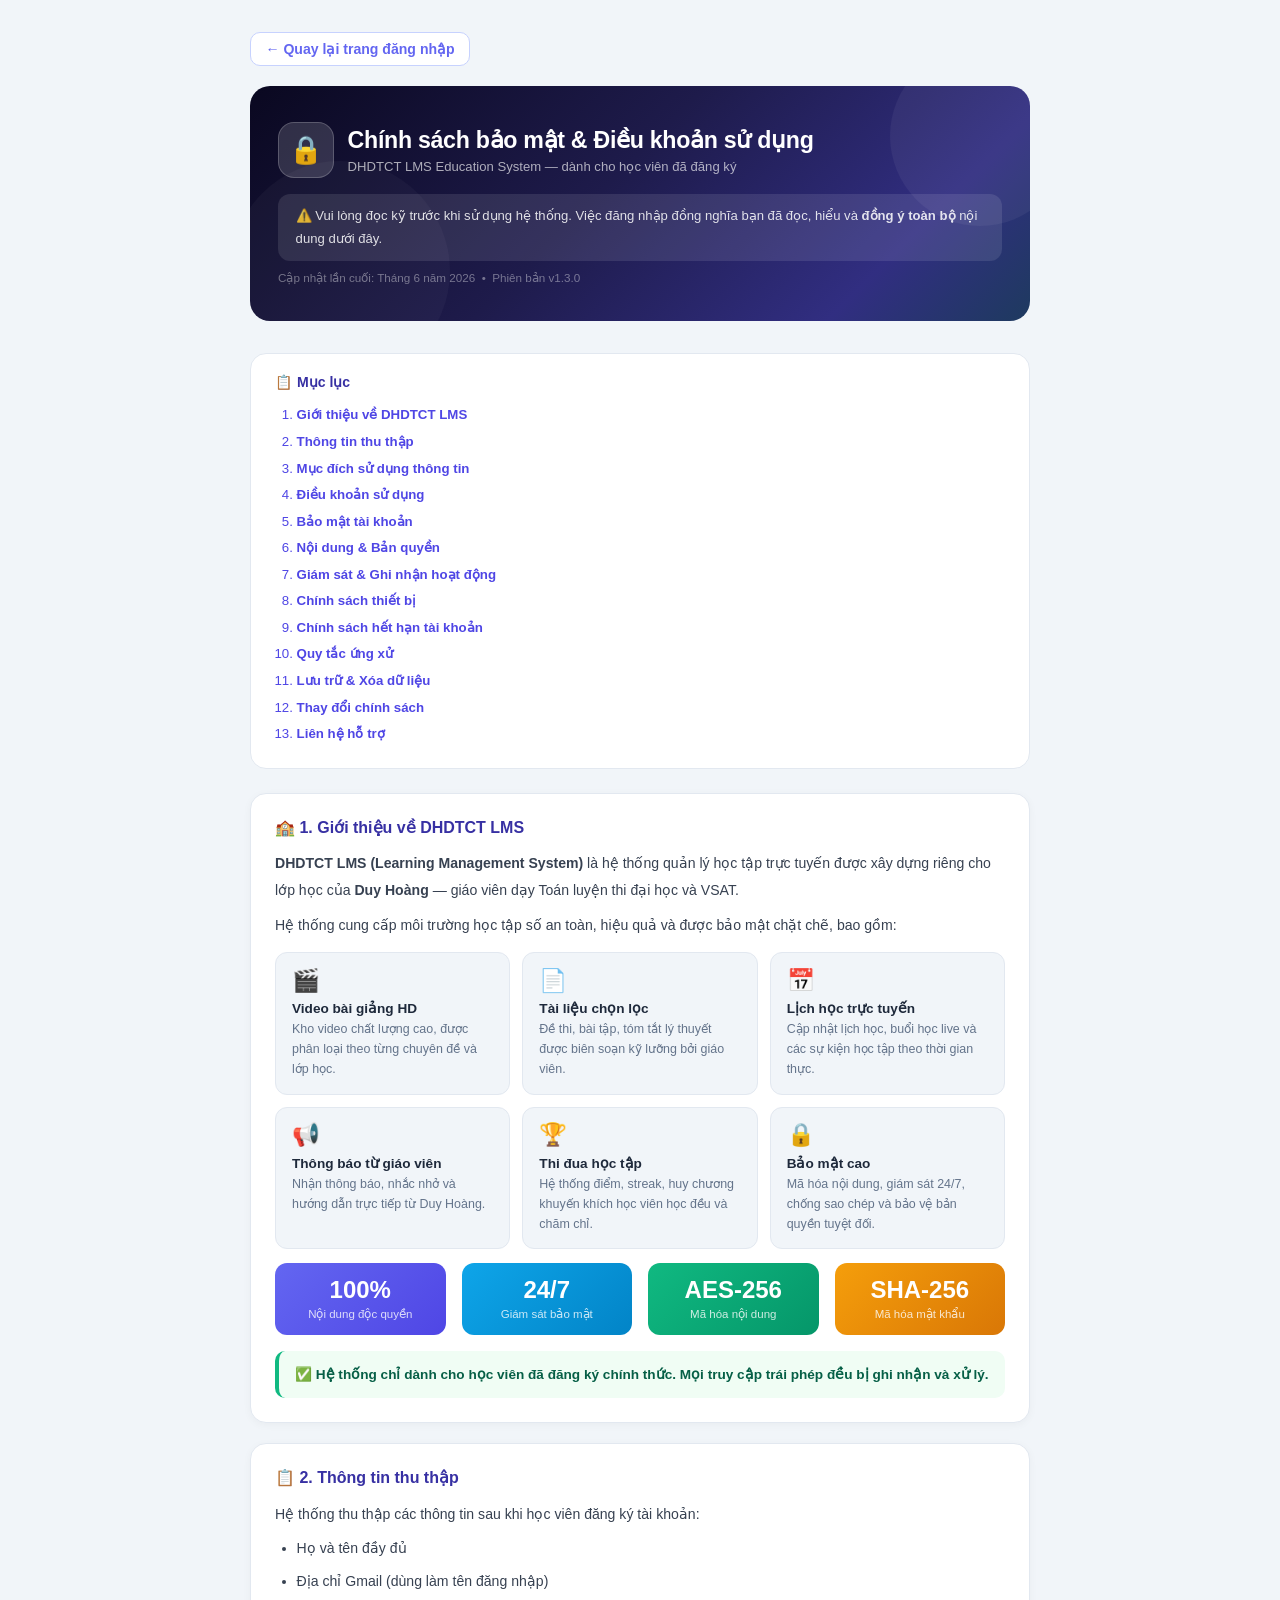
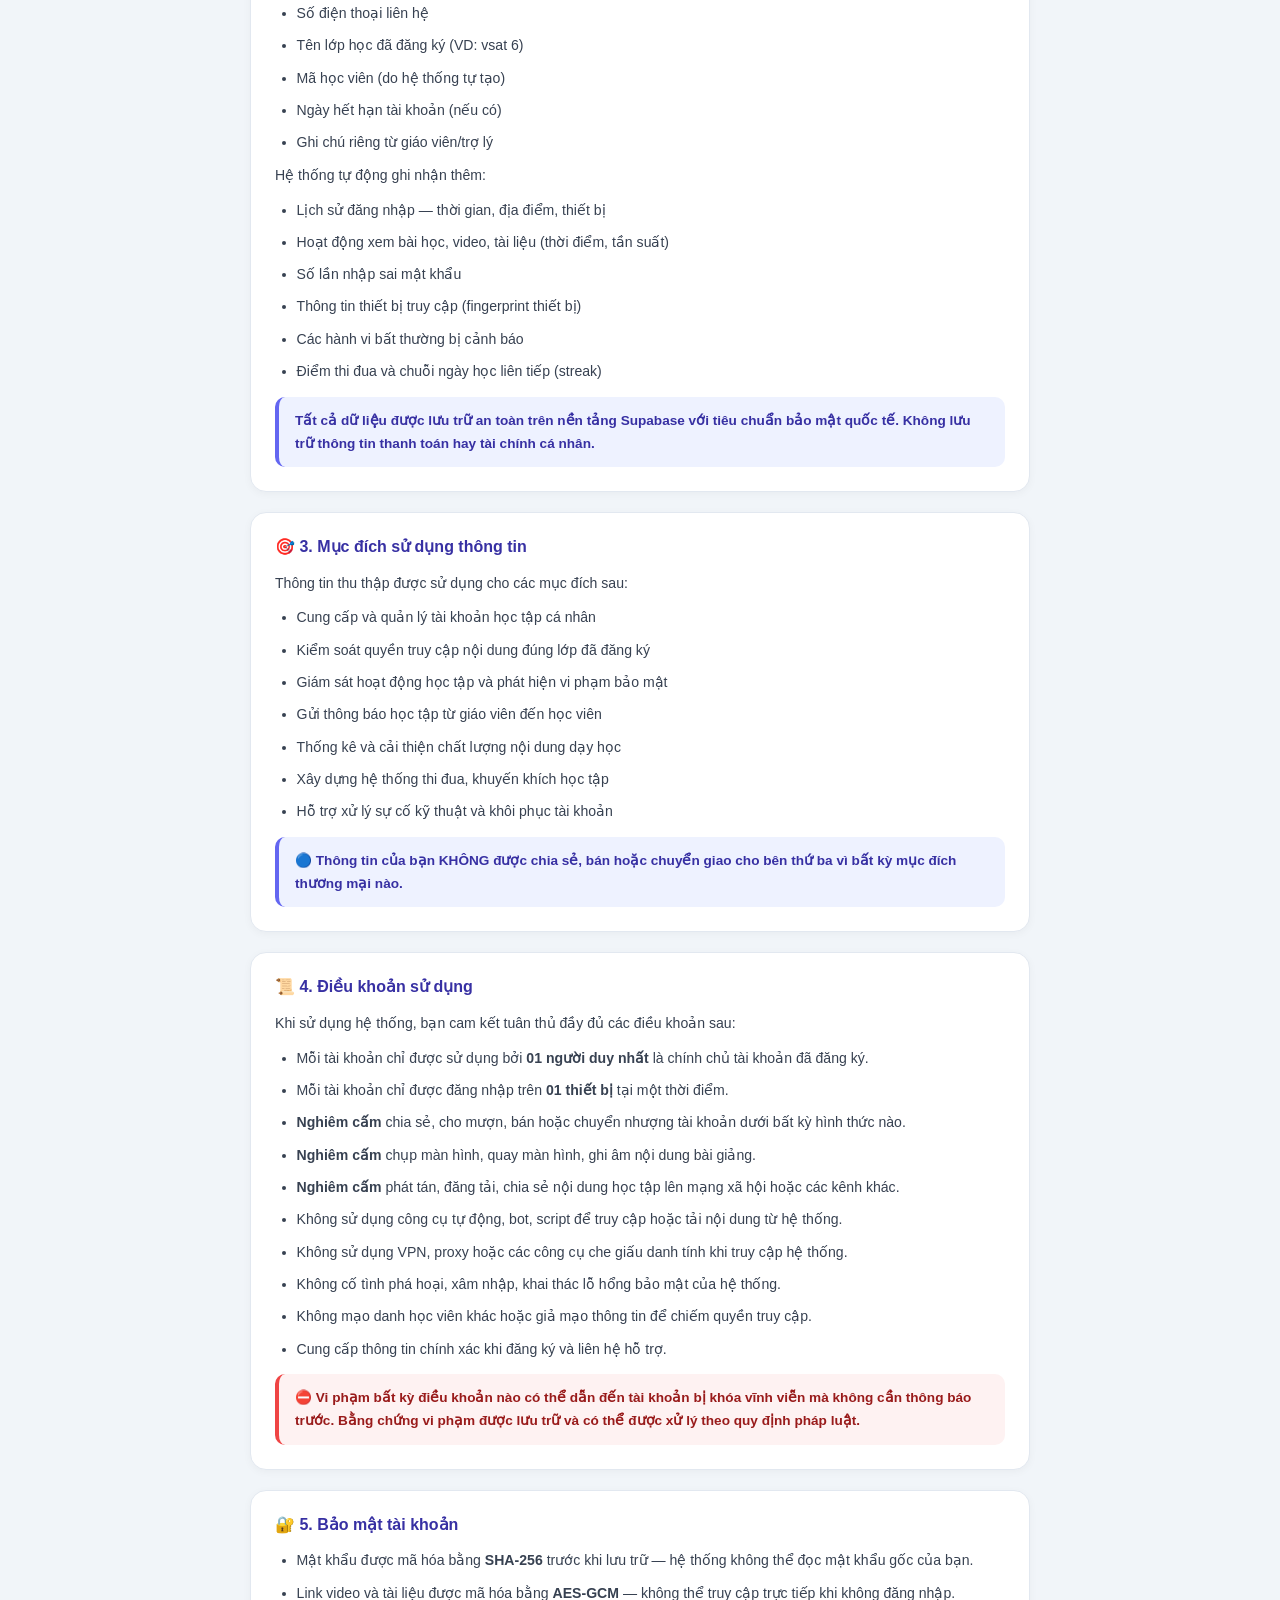
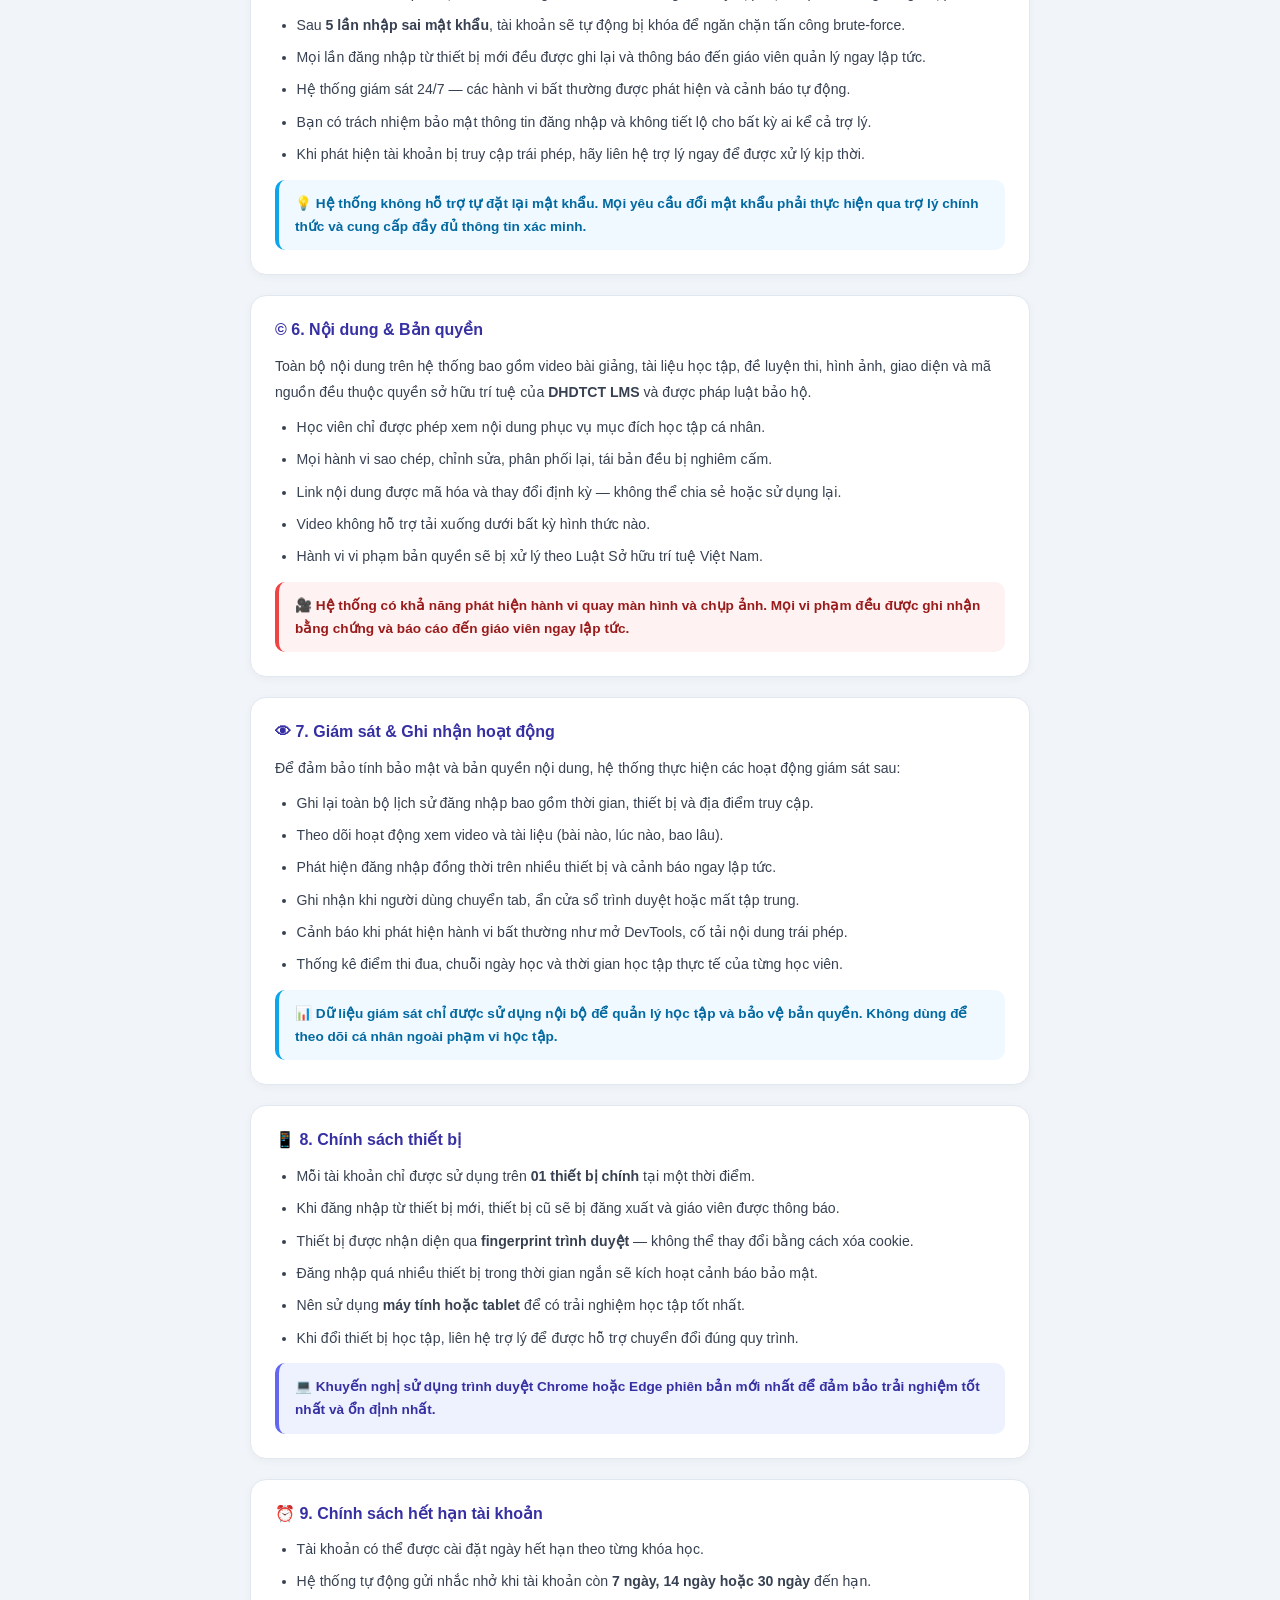
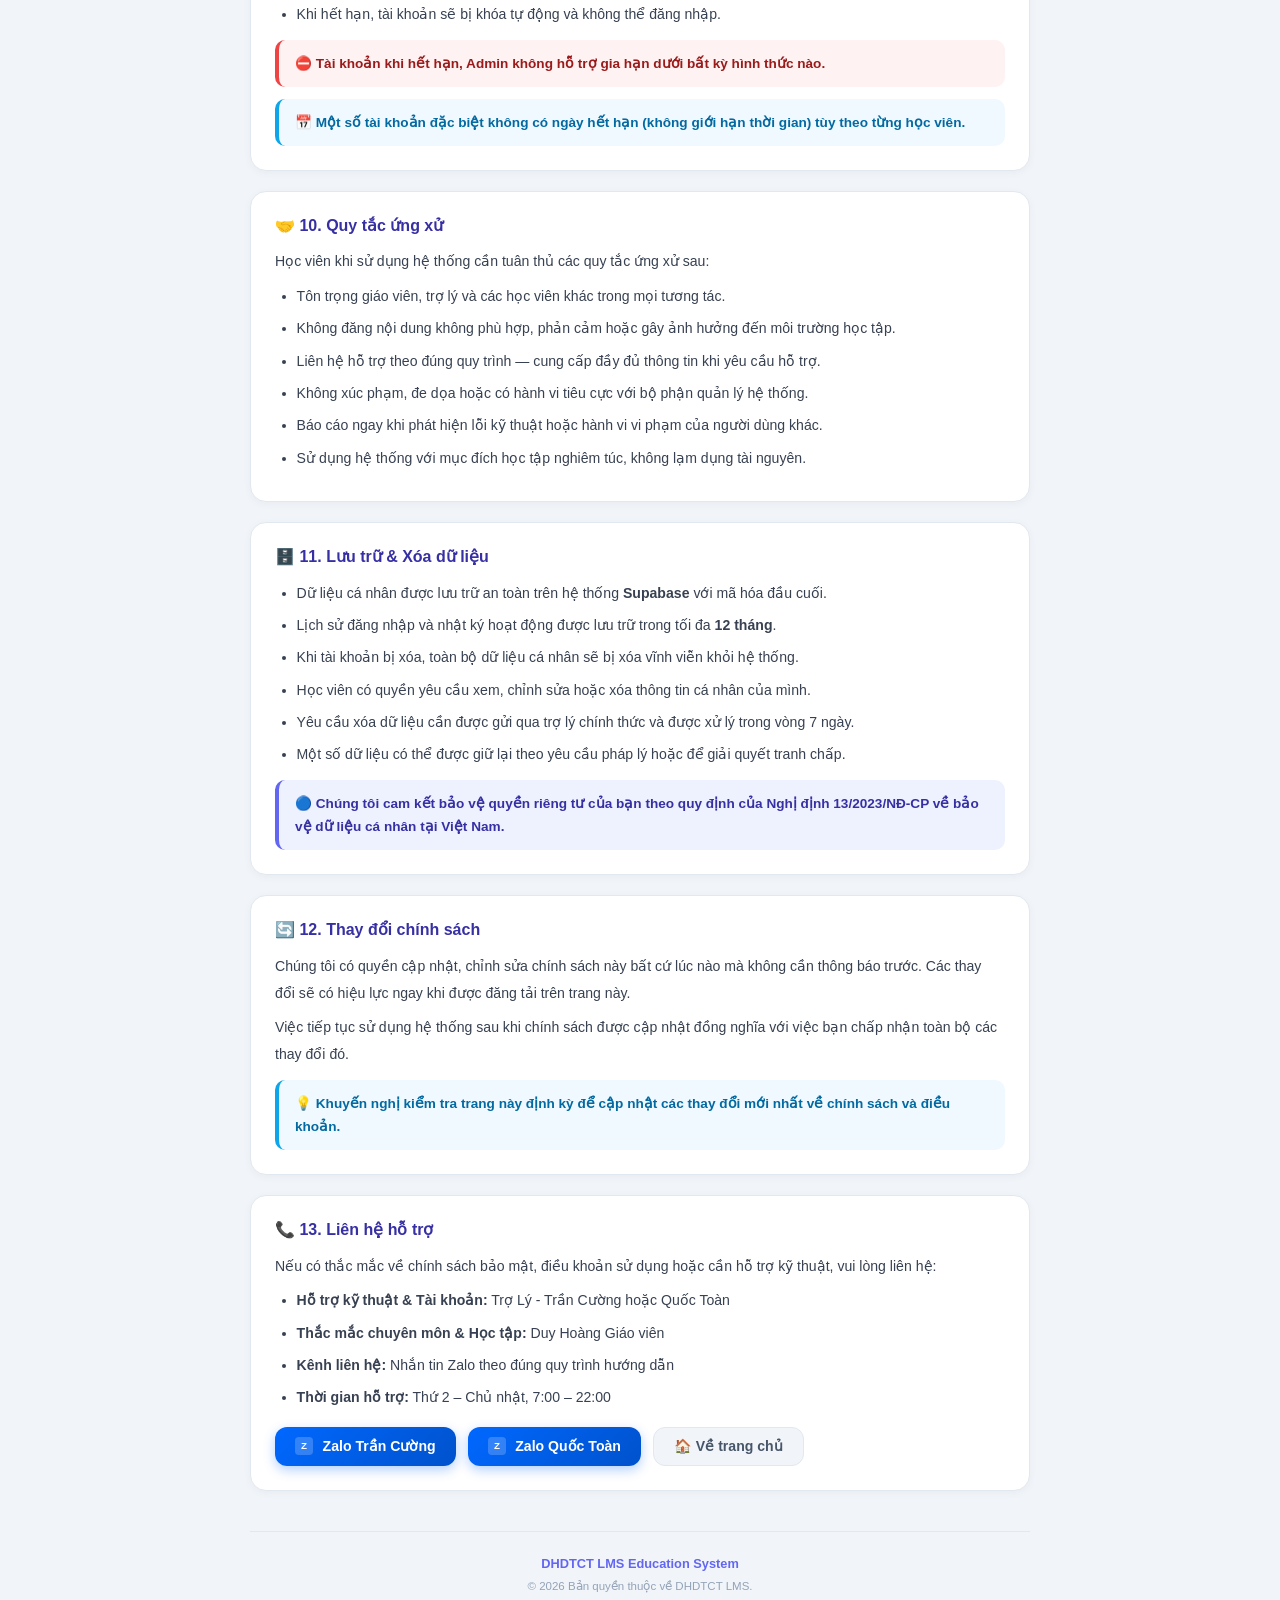
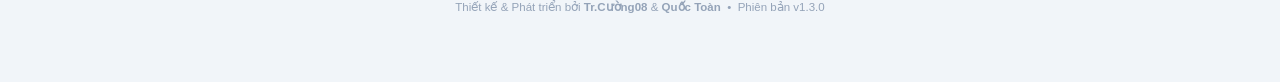
<file: policy.html>
<!DOCTYPE html>
<html lang="vi">
<head>
  <meta charset="UTF-8"/>
  <meta name="viewport" content="width=device-width, initial-scale=1.0"/>
  <title>Chính sách bảo mật & Điều khoản sử dụng - DHDTCT LMS</title>
  <link rel="icon" type="image/png" href="icons/icon-192.png"/>
  <link rel="stylesheet" href="style.css"/>
  <meta name="theme-color" content="#4f46e5"/>
  <style>
    body { background: var(--bg, #f8fafc); color: var(--text, #1e293b); font-family: 'Segoe UI', sans-serif; margin: 0; padding: 0; }
    .policy-wrap { max-width: 820px; margin: 0 auto; padding: 2rem 1.25rem 4rem; }
    .policy-header { background: linear-gradient(135deg, #0a0820 0%, #1e1b4b 45%, #312e81 80%, #1e3a5f 100%); border-radius: 20px; padding: 2.25rem 1.75rem; color: #fff; margin-bottom: 2rem; position: relative; overflow: hidden; }
    .policy-header::before { content: ''; position: absolute; top: -40px; right: -40px; width: 180px; height: 180px; background: rgba(255,255,255,.05); border-radius: 50%; }
    .policy-header::after  { content: ''; position: absolute; bottom: -60px; left: -20px; width: 220px; height: 220px; background: rgba(255,255,255,.03); border-radius: 50%; }
    .policy-header h1 { font-size: 1.45rem; font-weight: 900; margin: 0 0 .3rem; letter-spacing: -.3px; position: relative; z-index: 1; }
    .policy-header p  { font-size: .82rem; opacity: .65; margin: 0; position: relative; z-index: 1; }
    .toc { background: #fff; border-radius: 16px; padding: 1.25rem 1.5rem; margin-bottom: 1.5rem; border: 1.5px solid #e2e8f0; }
    .toc h3 { font-size: .88rem; font-weight: 800; color: #3730a3; margin: 0 0 .75rem; }
    .toc ol { padding-left: 1.35rem; margin: 0; }
    .toc li { font-size: .83rem; line-height: 2; color: #4f46e5; }
    .toc a { color: #4f46e5; text-decoration: none; font-weight: 600; }
    .toc a:hover { text-decoration: underline; }
    .policy-section { background: #fff; border-radius: 16px; padding: 1.5rem; margin-bottom: 1.25rem; border: 1.5px solid #e2e8f0; box-shadow: 0 2px 8px rgba(0,0,0,.04); scroll-margin-top: 1rem; }
    .policy-section h2 { font-size: 1rem; font-weight: 800; color: #3730a3; margin: 0 0 .85rem; display: flex; align-items: center; gap: .5rem; }
    .policy-section p, .policy-section li { font-size: .88rem; line-height: 1.9; color: #374151; margin: 0 0 .5rem; }
    .policy-section ul, .policy-section ol { padding-left: 1.35rem; margin: .35rem 0; }
    .policy-section li { margin-bottom: .35rem; }
    .highlight { background: #eef2ff; border-left: 4px solid #6366f1; border-radius: 10px; padding: .75rem 1rem; font-size: .85rem; color: #3730a3; font-weight: 600; margin-top: .75rem; line-height: 1.7; }
    .success  { background: #f0fdf4; border-left: 4px solid #10b981; border-radius: 10px; padding: .75rem 1rem; font-size: .85rem; color: #065f46; font-weight: 600; margin-top: .75rem; line-height: 1.7; }
    .warn     { background: #fef2f2; border-left: 4px solid #ef4444; border-radius: 10px; padding: .75rem 1rem; font-size: .85rem; color: #991b1b; font-weight: 600; margin-top: .75rem; line-height: 1.7; }
    .info     { background: #f0f9ff; border-left: 4px solid #0ea5e9; border-radius: 10px; padding: .75rem 1rem; font-size: .85rem; color: #0369a1; font-weight: 600; margin-top: .75rem; line-height: 1.7; }
    .back-btn { display: inline-flex; align-items: center; gap: .5rem; text-decoration: none; color: #6366f1; font-weight: 700; font-size: .88rem; margin-bottom: 1.25rem; padding: .5rem .9rem; border: 1.5px solid #c7d2fe; border-radius: 10px; transition: all .2s; background: #fff; }
    .back-btn:hover { background: #eef2ff; }
    .feature-grid { display: grid; grid-template-columns: repeat(auto-fill, minmax(220px, 1fr)); gap: .75rem; margin-top: .85rem; }
    .feature-card { background: var(--bg, #f8fafc); border: 1.5px solid #e2e8f0; border-radius: 12px; padding: .85rem 1rem; }
    .feature-card .fc-icon { font-size: 1.4rem; margin-bottom: .4rem; }
    .feature-card .fc-title { font-size: .85rem; font-weight: 800; color: #1e293b; margin-bottom: .25rem; }
    .feature-card .fc-desc  { font-size: .78rem; color: #64748b; line-height: 1.6; }
    .stat-row { display: flex; gap: 1rem; flex-wrap: wrap; margin-top: .85rem; }
    .stat-box { flex: 1; min-width: 120px; background: linear-gradient(135deg, #6366f1, #4f46e5); border-radius: 12px; padding: .85rem 1rem; color: #fff; text-align: center; }
    .stat-box .sb-num  { font-size: 1.5rem; font-weight: 900; }
    .stat-box .sb-label{ font-size: .72rem; opacity: .8; margin-top: .2rem; }
    @media (max-width: 600px) { .feature-grid { grid-template-columns: 1fr 1fr; } .stat-row { gap: .6rem; } }
    @media (prefers-color-scheme: dark) {
      body { background: #0f172a; color: #e2e8f0; }
      .toc, .policy-section { background: #1e293b; border-color: #334155; }
      .toc li, .toc a { color: #a5b4fc; }
      .policy-section p, .policy-section li { color: #cbd5e1; }
      .feature-card { background: #0f172a; border-color: #334155; }
      .feature-card .fc-title { color: #e2e8f0; }
      .back-btn { background: #1e293b; border-color: #334155; color: #a5b4fc; }
    }
  </style>
</head>
<body>
  <div class="policy-wrap">

    <a href="index.html" class="back-btn">← Quay lại trang đăng nhập</a>

    <!-- ===== HEADER ===== -->
    <div class="policy-header">
      <div style="display:flex;align-items:center;gap:.85rem;margin-bottom:1rem;position:relative;z-index:1">
        <div style="width:56px;height:56px;background:rgba(255,255,255,.15);border-radius:16px;display:flex;align-items:center;justify-content:center;font-size:1.7rem;flex-shrink:0;border:1.5px solid rgba(255,255,255,.2)">🔒</div>
        <div>
          <h1>Chính sách bảo mật & Điều khoản sử dụng</h1>
          <p>DHDTCT LMS Education System — dành cho học viên đã đăng ký</p>
        </div>
      </div>
      <div style="background:rgba(255,255,255,.1);border-radius:12px;padding:.7rem 1.1rem;font-size:.82rem;color:rgba(255,255,255,.85);line-height:1.7;position:relative;z-index:1">
        ⚠️ Vui lòng đọc kỹ trước khi sử dụng hệ thống. Việc đăng nhập đồng nghĩa bạn đã đọc, hiểu và <b>đồng ý toàn bộ</b> nội dung dưới đây.
      </div>
      <div style="font-size:.73rem;color:rgba(255,255,255,.4);margin-top:.65rem;position:relative;z-index:1">Cập nhật lần cuối: Tháng 6 năm 2026 &nbsp;•&nbsp; Phiên bản v1.3.0</div>
    </div>

    <!-- ===== MỤC LỤC ===== -->
    <div class="toc">
      <h3>📋 Mục lục</h3>
      <ol>
        <li><a href="#intro">Giới thiệu về DHDTCT LMS</a></li>
        <li><a href="#collect">Thông tin thu thập</a></li>
        <li><a href="#purpose">Mục đích sử dụng thông tin</a></li>
        <li><a href="#terms">Điều khoản sử dụng</a></li>
        <li><a href="#security">Bảo mật tài khoản</a></li>
        <li><a href="#copyright">Nội dung & Bản quyền</a></li>
        <li><a href="#monitor">Giám sát & Ghi nhận hoạt động</a></li>
        <li><a href="#device">Chính sách thiết bị</a></li>
        <li><a href="#expiry">Chính sách hết hạn tài khoản</a></li>
        <li><a href="#conduct">Quy tắc ứng xử</a></li>
        <li><a href="#data">Lưu trữ & Xóa dữ liệu</a></li>
        <li><a href="#update">Thay đổi chính sách</a></li>
        <li><a href="#contact">Liên hệ hỗ trợ</a></li>
      </ol>
    </div>

    <!-- ===== 1. GIỚI THIỆU ===== -->
    <div class="policy-section" id="intro">
      <h2>🏫 1. Giới thiệu về DHDTCT LMS</h2>
      <p><b>DHDTCT LMS (Learning Management System)</b> là hệ thống quản lý học tập trực tuyến được xây dựng riêng cho lớp học của <b>Duy Hoàng</b> — giáo viên dạy Toán luyện thi đại học và VSAT.</p>
      <p>Hệ thống cung cấp môi trường học tập số an toàn, hiệu quả và được bảo mật chặt chẽ, bao gồm:</p>
      <div class="feature-grid">
        <div class="feature-card">
          <div class="fc-icon">🎬</div>
          <div class="fc-title">Video bài giảng HD</div>
          <div class="fc-desc">Kho video chất lượng cao, được phân loại theo từng chuyên đề và lớp học.</div>
        </div>
        <div class="feature-card">
          <div class="fc-icon">📄</div>
          <div class="fc-title">Tài liệu chọn lọc</div>
          <div class="fc-desc">Đề thi, bài tập, tóm tắt lý thuyết được biên soạn kỹ lưỡng bởi giáo viên.</div>
        </div>
        <div class="feature-card">
          <div class="fc-icon">📅</div>
          <div class="fc-title">Lịch học trực tuyến</div>
          <div class="fc-desc">Cập nhật lịch học, buổi học live và các sự kiện học tập theo thời gian thực.</div>
        </div>
        <div class="feature-card">
          <div class="fc-icon">📢</div>
          <div class="fc-title">Thông báo từ giáo viên</div>
          <div class="fc-desc">Nhận thông báo, nhắc nhở và hướng dẫn trực tiếp từ Duy Hoàng.</div>
        </div>
        <div class="feature-card">
          <div class="fc-icon">🏆</div>
          <div class="fc-title">Thi đua học tập</div>
          <div class="fc-desc">Hệ thống điểm, streak, huy chương khuyến khích học viên học đều và chăm chỉ.</div>
        </div>
        <div class="feature-card">
          <div class="fc-icon">🔒</div>
          <div class="fc-title">Bảo mật cao</div>
          <div class="fc-desc">Mã hóa nội dung, giám sát 24/7, chống sao chép và bảo vệ bản quyền tuyệt đối.</div>
        </div>
      </div>
      <div class="stat-row">
        <div class="stat-box" style="background:linear-gradient(135deg,#6366f1,#4f46e5)">
          <div class="sb-num">100%</div>
          <div class="sb-label">Nội dung độc quyền</div>
        </div>
        <div class="stat-box" style="background:linear-gradient(135deg,#0ea5e9,#0284c7)">
          <div class="sb-num">24/7</div>
          <div class="sb-label">Giám sát bảo mật</div>
        </div>
        <div class="stat-box" style="background:linear-gradient(135deg,#10b981,#059669)">
          <div class="sb-num">AES-256</div>
          <div class="sb-label">Mã hóa nội dung</div>
        </div>
        <div class="stat-box" style="background:linear-gradient(135deg,#f59e0b,#d97706)">
          <div class="sb-num">SHA-256</div>
          <div class="sb-label">Mã hóa mật khẩu</div>
        </div>
      </div>
      <div class="success" style="margin-top:1rem">✅ Hệ thống chỉ dành cho học viên đã đăng ký chính thức. Mọi truy cập trái phép đều bị ghi nhận và xử lý.</div>
    </div>

    <!-- ===== 2. THU THẬP THÔNG TIN ===== -->
    <div class="policy-section" id="collect">
      <h2>📋 2. Thông tin thu thập</h2>
      <p>Hệ thống thu thập các thông tin sau khi học viên đăng ký tài khoản:</p>
      <ul>
        <li>Họ và tên đầy đủ</li>
        <li>Địa chỉ Gmail (dùng làm tên đăng nhập)</li>
        <li>Số điện thoại liên hệ</li>
        <li>Tên lớp học đã đăng ký (VD: vsat 6)</li>
        <li>Mã học viên (do hệ thống tự tạo)</li>
        <li>Ngày hết hạn tài khoản (nếu có)</li>
        <li>Ghi chú riêng từ giáo viên/trợ lý</li>
      </ul>
      <p>Hệ thống tự động ghi nhận thêm:</p>
      <ul>
        <li>Lịch sử đăng nhập — thời gian, địa điểm, thiết bị</li>
        <li>Hoạt động xem bài học, video, tài liệu (thời điểm, tần suất)</li>
        <li>Số lần nhập sai mật khẩu</li>
        <li>Thông tin thiết bị truy cập (fingerprint thiết bị)</li>
        <li>Các hành vi bất thường bị cảnh báo</li>
        <li>Điểm thi đua và chuỗi ngày học liên tiếp (streak)</li>
      </ul>
      <div class="highlight">Tất cả dữ liệu được lưu trữ an toàn trên nền tảng <b>Supabase</b> với tiêu chuẩn bảo mật quốc tế. Không lưu trữ thông tin thanh toán hay tài chính cá nhân.</div>
    </div>

    <!-- ===== 3. MỤC ĐÍCH SỬ DỤNG ===== -->
    <div class="policy-section" id="purpose">
      <h2>🎯 3. Mục đích sử dụng thông tin</h2>
      <p>Thông tin thu thập được sử dụng cho các mục đích sau:</p>
      <ul>
        <li>Cung cấp và quản lý tài khoản học tập cá nhân</li>
        <li>Kiểm soát quyền truy cập nội dung đúng lớp đã đăng ký</li>
        <li>Giám sát hoạt động học tập và phát hiện vi phạm bảo mật</li>
        <li>Gửi thông báo học tập từ giáo viên đến học viên</li>
        <li>Thống kê và cải thiện chất lượng nội dung dạy học</li>
        <li>Xây dựng hệ thống thi đua, khuyến khích học tập</li>
        <li>Hỗ trợ xử lý sự cố kỹ thuật và khôi phục tài khoản</li>
      </ul>
      <div class="highlight">🔵 Thông tin của bạn <b>KHÔNG</b> được chia sẻ, bán hoặc chuyển giao cho bên thứ ba vì bất kỳ mục đích thương mại nào.</div>
    </div>

    <!-- ===== 4. ĐIỀU KHOẢN SỬ DỤNG ===== -->
    <div class="policy-section" id="terms">
      <h2>📜 4. Điều khoản sử dụng</h2>
      <p>Khi sử dụng hệ thống, bạn cam kết tuân thủ đầy đủ các điều khoản sau:</p>
      <ul>
        <li>Mỗi tài khoản chỉ được sử dụng bởi <b>01 người duy nhất</b> là chính chủ tài khoản đã đăng ký.</li>
        <li>Mỗi tài khoản chỉ được đăng nhập trên <b>01 thiết bị</b> tại một thời điểm.</li>
        <li><b>Nghiêm cấm</b> chia sẻ, cho mượn, bán hoặc chuyển nhượng tài khoản dưới bất kỳ hình thức nào.</li>
        <li><b>Nghiêm cấm</b> chụp màn hình, quay màn hình, ghi âm nội dung bài giảng.</li>
        <li><b>Nghiêm cấm</b> phát tán, đăng tải, chia sẻ nội dung học tập lên mạng xã hội hoặc các kênh khác.</li>
        <li>Không sử dụng công cụ tự động, bot, script để truy cập hoặc tải nội dung từ hệ thống.</li>
        <li>Không sử dụng VPN, proxy hoặc các công cụ che giấu danh tính khi truy cập hệ thống.</li>
        <li>Không cố tình phá hoại, xâm nhập, khai thác lỗ hổng bảo mật của hệ thống.</li>
        <li>Không mạo danh học viên khác hoặc giả mạo thông tin để chiếm quyền truy cập.</li>
        <li>Cung cấp thông tin chính xác khi đăng ký và liên hệ hỗ trợ.</li>
      </ul>
      <div class="warn">⛔ Vi phạm bất kỳ điều khoản nào có thể dẫn đến tài khoản bị <b>khóa vĩnh viễn</b> mà không cần thông báo trước. Bằng chứng vi phạm được lưu trữ và có thể được xử lý theo quy định pháp luật.</div>
    </div>

    <!-- ===== 5. BẢO MẬT TÀI KHOẢN ===== -->
    <div class="policy-section" id="security">
      <h2>🔐 5. Bảo mật tài khoản</h2>
      <ul>
        <li>Mật khẩu được mã hóa bằng <b>SHA-256</b> trước khi lưu trữ — hệ thống không thể đọc mật khẩu gốc của bạn.</li>
        <li>Link video và tài liệu được mã hóa bằng <b>AES-GCM</b> — không thể truy cập trực tiếp khi không đăng nhập.</li>
        <li>Sau <b>5 lần nhập sai mật khẩu</b>, tài khoản sẽ tự động bị khóa để ngăn chặn tấn công brute-force.</li>
        <li>Mọi lần đăng nhập từ thiết bị mới đều được ghi lại và thông báo đến giáo viên quản lý ngay lập tức.</li>
        <li>Hệ thống giám sát 24/7 — các hành vi bất thường được phát hiện và cảnh báo tự động.</li>
        <li>Bạn có trách nhiệm bảo mật thông tin đăng nhập và không tiết lộ cho bất kỳ ai kể cả trợ lý.</li>
        <li>Khi phát hiện tài khoản bị truy cập trái phép, hãy liên hệ trợ lý ngay để được xử lý kịp thời.</li>
      </ul>
      <div class="info">💡 Hệ thống không hỗ trợ tự đặt lại mật khẩu. Mọi yêu cầu đổi mật khẩu phải thực hiện qua trợ lý chính thức và cung cấp đầy đủ thông tin xác minh.</div>
    </div>

    <!-- ===== 6. NỘI DUNG & BẢN QUYỀN ===== -->
    <div class="policy-section" id="copyright">
      <h2>©️ 6. Nội dung & Bản quyền</h2>
      <p>Toàn bộ nội dung trên hệ thống bao gồm video bài giảng, tài liệu học tập, đề luyện thi, hình ảnh, giao diện và mã nguồn đều thuộc quyền sở hữu trí tuệ của <b>DHDTCT LMS</b> và được pháp luật bảo hộ.</p>
      <ul>
        <li>Học viên chỉ được phép xem nội dung phục vụ mục đích học tập cá nhân.</li>
        <li>Mọi hành vi sao chép, chỉnh sửa, phân phối lại, tái bản đều bị nghiêm cấm.</li>
        <li>Link nội dung được mã hóa và thay đổi định kỳ — không thể chia sẻ hoặc sử dụng lại.</li>
        <li>Video không hỗ trợ tải xuống dưới bất kỳ hình thức nào.</li>
        <li>Hành vi vi phạm bản quyền sẽ bị xử lý theo Luật Sở hữu trí tuệ Việt Nam.</li>
      </ul>
      <div class="warn">🎥 Hệ thống có khả năng phát hiện hành vi quay màn hình và chụp ảnh. Mọi vi phạm đều được ghi nhận bằng chứng và báo cáo đến giáo viên ngay lập tức.</div>
    </div>

    <!-- ===== 7. GIÁM SÁT ===== -->
    <div class="policy-section" id="monitor">
      <h2>👁 7. Giám sát & Ghi nhận hoạt động</h2>
      <p>Để đảm bảo tính bảo mật và bản quyền nội dung, hệ thống thực hiện các hoạt động giám sát sau:</p>
      <ul>
        <li>Ghi lại toàn bộ lịch sử đăng nhập bao gồm thời gian, thiết bị và địa điểm truy cập.</li>
        <li>Theo dõi hoạt động xem video và tài liệu (bài nào, lúc nào, bao lâu).</li>
        <li>Phát hiện đăng nhập đồng thời trên nhiều thiết bị và cảnh báo ngay lập tức.</li>
        <li>Ghi nhận khi người dùng chuyển tab, ẩn cửa sổ trình duyệt hoặc mất tập trung.</li>
        <li>Cảnh báo khi phát hiện hành vi bất thường như mở DevTools, cố tải nội dung trái phép.</li>
        <li>Thống kê điểm thi đua, chuỗi ngày học và thời gian học tập thực tế của từng học viên.</li>
      </ul>
      <div class="info">📊 Dữ liệu giám sát chỉ được sử dụng nội bộ để quản lý học tập và bảo vệ bản quyền. Không dùng để theo dõi cá nhân ngoài phạm vi học tập.</div>
    </div>

    <!-- ===== 8. CHÍNH SÁCH THIẾT BỊ ===== -->
    <div class="policy-section" id="device">
      <h2>📱 8. Chính sách thiết bị</h2>
      <ul>
        <li>Mỗi tài khoản chỉ được sử dụng trên <b>01 thiết bị chính</b> tại một thời điểm.</li>
        <li>Khi đăng nhập từ thiết bị mới, thiết bị cũ sẽ bị đăng xuất và giáo viên được thông báo.</li>
        <li>Thiết bị được nhận diện qua <b>fingerprint trình duyệt</b> — không thể thay đổi bằng cách xóa cookie.</li>
        <li>Đăng nhập quá nhiều thiết bị trong thời gian ngắn sẽ kích hoạt cảnh báo bảo mật.</li>
        <li>Nên sử dụng <b>máy tính hoặc tablet</b> để có trải nghiệm học tập tốt nhất.</li>
        <li>Khi đổi thiết bị học tập, liên hệ trợ lý để được hỗ trợ chuyển đổi đúng quy trình.</li>
      </ul>
      <div class="highlight">💻 Khuyến nghị sử dụng trình duyệt Chrome hoặc Edge phiên bản mới nhất để đảm bảo trải nghiệm tốt nhất và ổn định nhất.</div>
    </div>

    <!-- ===== 9. CHÍNH SÁCH HẾT HẠN ===== -->
    <div class="policy-section" id="expiry">
      <h2>⏰ 9. Chính sách hết hạn tài khoản</h2>
      <ul>
        <li>Tài khoản có thể được cài đặt ngày hết hạn theo từng khóa học.</li>
        <li>Hệ thống tự động gửi nhắc nhở khi tài khoản còn <b>7 ngày, 14 ngày hoặc 30 ngày</b> đến hạn.</li>
        <li>Khi hết hạn, tài khoản sẽ bị khóa tự động và không thể đăng nhập.</li>
      </ul>
      <div class="warn">⛔ Tài khoản khi hết hạn, Admin <b>không hỗ trợ gia hạn</b> dưới bất kỳ hình thức nào.</div>
      <div class="info">📅 Một số tài khoản đặc biệt không có ngày hết hạn (không giới hạn thời gian) tùy theo từng học viên.</div>
    </div>

    <!-- ===== 10. QUY TẮC ỨNG XỬ ===== -->
    <div class="policy-section" id="conduct">
      <h2>🤝 10. Quy tắc ứng xử</h2>
      <p>Học viên khi sử dụng hệ thống cần tuân thủ các quy tắc ứng xử sau:</p>
      <ul>
        <li>Tôn trọng giáo viên, trợ lý và các học viên khác trong mọi tương tác.</li>
        <li>Không đăng nội dung không phù hợp, phản cảm hoặc gây ảnh hưởng đến môi trường học tập.</li>
        <li>Liên hệ hỗ trợ theo đúng quy trình — cung cấp đầy đủ thông tin khi yêu cầu hỗ trợ.</li>
        <li>Không xúc phạm, đe dọa hoặc có hành vi tiêu cực với bộ phận quản lý hệ thống.</li>
        <li>Báo cáo ngay khi phát hiện lỗi kỹ thuật hoặc hành vi vi phạm của người dùng khác.</li>
        <li>Sử dụng hệ thống với mục đích học tập nghiêm túc, không lạm dụng tài nguyên.</li>
      </ul>
    </div>

    <!-- ===== 11. LƯU TRỮ & XÓA DỮ LIỆU ===== -->
    <div class="policy-section" id="data">
      <h2>🗄️ 11. Lưu trữ & Xóa dữ liệu</h2>
      <ul>
        <li>Dữ liệu cá nhân được lưu trữ an toàn trên hệ thống <b>Supabase</b> với mã hóa đầu cuối.</li>
        <li>Lịch sử đăng nhập và nhật ký hoạt động được lưu trữ trong tối đa <b>12 tháng</b>.</li>
        <li>Khi tài khoản bị xóa, toàn bộ dữ liệu cá nhân sẽ bị xóa vĩnh viễn khỏi hệ thống.</li>
        <li>Học viên có quyền yêu cầu xem, chỉnh sửa hoặc xóa thông tin cá nhân của mình.</li>
        <li>Yêu cầu xóa dữ liệu cần được gửi qua trợ lý chính thức và được xử lý trong vòng 7 ngày.</li>
        <li>Một số dữ liệu có thể được giữ lại theo yêu cầu pháp lý hoặc để giải quyết tranh chấp.</li>
      </ul>
      <div class="highlight">🔵 Chúng tôi cam kết bảo vệ quyền riêng tư của bạn theo quy định của Nghị định 13/2023/NĐ-CP về bảo vệ dữ liệu cá nhân tại Việt Nam.</div>
    </div>

    <!-- ===== 12. THAY ĐỔI CHÍNH SÁCH ===== -->
    <div class="policy-section" id="update">
      <h2>🔄 12. Thay đổi chính sách</h2>
      <p>Chúng tôi có quyền cập nhật, chỉnh sửa chính sách này bất cứ lúc nào mà không cần thông báo trước. Các thay đổi sẽ có hiệu lực ngay khi được đăng tải trên trang này.</p>
      <p>Việc tiếp tục sử dụng hệ thống sau khi chính sách được cập nhật đồng nghĩa với việc bạn chấp nhận toàn bộ các thay đổi đó.</p>
      <div class="info">💡 Khuyến nghị kiểm tra trang này định kỳ để cập nhật các thay đổi mới nhất về chính sách và điều khoản.</div>
    </div>

    <!-- ===== 13. LIÊN HỆ ===== -->
    <div class="policy-section" id="contact">
      <h2>📞 13. Liên hệ hỗ trợ</h2>
      <p>Nếu có thắc mắc về chính sách bảo mật, điều khoản sử dụng hoặc cần hỗ trợ kỹ thuật, vui lòng liên hệ:</p>
      <ul>
        <li><b>Hỗ trợ kỹ thuật & Tài khoản:</b> Trợ Lý - Trần Cường hoặc Quốc Toàn</li>
        <li><b>Thắc mắc chuyên môn & Học tập:</b> Duy Hoàng Giáo viên</li>
        <li><b>Kênh liên hệ:</b> Nhắn tin Zalo theo đúng quy trình hướng dẫn</li>
        <li><b>Thời gian hỗ trợ:</b> Thứ 2 – Chủ nhật, 7:00 – 22:00</li>
      </ul>
      <div style="margin-top:1rem;display:flex;gap:.75rem;flex-wrap:wrap">
        <a href="https://zalo.me/84869573231" target="_blank" style="display:inline-flex;align-items:center;gap:.6rem;text-decoration:none;background:linear-gradient(135deg,#0068ff,#0052cc);color:#fff;font-size:.88rem;font-weight:700;padding:.65rem 1.25rem;border-radius:12px;box-shadow:0 4px 12px rgba(0,104,255,.3);transition:transform .15s" onmouseover="this.style.transform='translateY(-2px)'" onmouseout="this.style.transform=''">
          <svg width="18" height="18" viewBox="0 0 48 48" fill="none"><rect width="48" height="48" rx="10" fill="white" fill-opacity="0.2"/><text x="50%" y="54%" dominant-baseline="middle" text-anchor="middle" font-size="26" font-weight="900" fill="white" font-family="Arial,sans-serif">Z</text></svg>
          Zalo Trần Cường
        </a>
        <a href="https://zalo.me/84969795482" target="_blank" style="display:inline-flex;align-items:center;gap:.6rem;text-decoration:none;background:linear-gradient(135deg,#0068ff,#0052cc);color:#fff;font-size:.88rem;font-weight:700;padding:.65rem 1.25rem;border-radius:12px;box-shadow:0 4px 12px rgba(0,104,255,.3);transition:transform .15s" onmouseover="this.style.transform='translateY(-2px)'" onmouseout="this.style.transform=''">
          <svg width="18" height="18" viewBox="0 0 48 48" fill="none"><rect width="48" height="48" rx="10" fill="white" fill-opacity="0.2"/><text x="50%" y="54%" dominant-baseline="middle" text-anchor="middle" font-size="26" font-weight="900" fill="white" font-family="Arial,sans-serif">Z</text></svg>
          Zalo Quốc Toàn
        </a>
        <a href="index.html" style="display:inline-flex;align-items:center;gap:.6rem;text-decoration:none;background:#f1f5f9;color:#475569;font-size:.88rem;font-weight:700;padding:.65rem 1.25rem;border-radius:12px;border:1.5px solid #e2e8f0;transition:all .15s" onmouseover="this.style.background='#e2e8f0'" onmouseout="this.style.background='#f1f5f9'">
          🏠 Về trang chủ
        </a>
      </div>
    </div>

    <!-- Footer -->
    <div style="text-align:center;margin-top:2.5rem;padding-top:1.5rem;border-top:1.5px solid #e2e8f0">
      <div style="font-size:.8rem;font-weight:700;color:#6366f1;margin-bottom:.35rem">DHDTCT LMS Education System</div>
      <div style="font-size:.72rem;color:#94a3b8;line-height:1.8">
        © 2026 Bản quyền thuộc về DHDTCT LMS.<br/>
        Thiết kế & Phát triển bởi <b>Tr.Cường08</b> & <b>Quốc Toàn</b> &nbsp;•&nbsp; Phiên bản v1.3.0
      </div>
    </div>

  </div>
</body>
</html>
</file>
<file: style.css>
@import url('https://fonts.googleapis.com/css2?family=Inter:wght@400;500;600;700;800;900&display=swap');

*, *::before, *::after { box-sizing: border-box; margin: 0; padding: 0; }
canvas { display: block; }

:root {
  --primary: #6366f1;
  --primary-dark: #4f46e5;
  --primary-darker: #3730a3;
  --primary-light: #eef2ff;
  --accent: #06b6d4;
  --success: #10b981;
  --danger: #ef4444;
  --warning: #f59e0b;
  --bg: #f1f5f9;
  --card: #ffffff;
  --text: #0f172a;
  --muted: #64748b;
  --border: #e2e8f0;
  --sidebar-w: 248px;
  --radius: 14px;
  --shadow: 0 1px 3px rgba(0,0,0,.06), 0 4px 16px rgba(0,0,0,.06);
  --shadow-md: 0 4px 24px rgba(0,0,0,.10);
  --shadow-lg: 0 8px 40px rgba(0,0,0,.14);
}

/* ===================== DARK MODE ===================== */
body.dark-mode {
  --bg: #0f172a;
  --card: #1e293b;
  --text: #e2e8f0;
  --muted: #94a3b8;
  --border: #334155;
  --primary-light: #1e1b4b;
  --shadow: 0 1px 3px rgba(0,0,0,.3), 0 4px 12px rgba(0,0,0,.2);
  --shadow-md: 0 4px 24px rgba(0,0,0,.4);
  --shadow-lg: 0 8px 40px rgba(0,0,0,.5);
}
body.dark-mode .data-table tbody tr:hover { background: #263548; }
body.dark-mode input:not([type="checkbox"]),
body.dark-mode select,
body.dark-mode textarea { background: #0f172a !important; color: var(--text) !important; border-color: var(--border) !important; }
body.dark-mode .mini-table th,
body.dark-mode .data-table th { background: #0f172a; }
body.dark-mode #darkModeBtn { background: #334155 !important; border-color: #475569 !important; }

body { font-family: 'Inter', 'Segoe UI', system-ui, sans-serif; color: var(--text); background: var(--bg); -webkit-font-smoothing: antialiased; }
a { text-decoration: none; color: inherit; }
input, select, button, textarea { font-family: inherit; font-size: 0.95rem; }

/* ===================== AUTH ===================== */
body.auth-page {
  background: #f0f4ff;
  min-height: 100vh;
  display: flex;
  align-items: stretch;
}

.auth-wrap {
  display: flex;
  width: 100%;
  min-height: 100vh;
}

.auth-left {
  flex: 0 0 55%;
  background: linear-gradient(145deg, #0f0c29 0%, #1a1a4e 45%, #302b63 100%);
  color: #fff;
  display: flex;
  flex-direction: column;
  justify-content: center;
  padding: 3.5rem;
  position: relative;
  overflow: hidden;
}

.auth-left::before {
  content: '';
  position: absolute;
  top: -120px; right: -120px;
  width: 420px; height: 420px;
  background: radial-gradient(circle, rgba(99,102,241,.25) 0%, transparent 70%);
  border-radius: 50%;
}

.auth-left::after {
  content: '';
  position: absolute;
  bottom: -80px; left: -80px;
  width: 320px; height: 320px;
  background: radial-gradient(circle, rgba(6,182,212,.18) 0%, transparent 70%);
  border-radius: 50%;
}

.auth-left > * { position: relative; z-index: 1; }

.brand { font-size: 1.25rem; font-weight: 800; color: var(--primary); white-space: nowrap; }
.auth-left .brand.white { color: #fff; font-size: 1.5rem; letter-spacing: -.3px; }

.auth-left h2 {
  font-size: 2.4rem;
  font-weight: 900;
  margin-top: 2rem;
  line-height: 1.2;
  letter-spacing: -.5px;
}

.auth-left p {
  opacity: .8;
  font-size: 1.05rem;
  margin-top: .75rem;
  max-width: 360px;
  line-height: 1.6;
}

.auth-features {
  margin-top: 2.5rem;
  display: flex;
  flex-direction: column;
  gap: .75rem;
}

.auth-feature-item {
  display: flex;
  align-items: center;
  gap: .85rem;
  background: rgba(255,255,255,.07);
  backdrop-filter: blur(8px);
  padding: .85rem 1.1rem;
  border-radius: 14px;
  border: 1px solid rgba(255,255,255,.08);
  transition: background .2s;
}

.auth-feature-item:hover { background: rgba(255,255,255,.12); }

.auth-feature-icon {
  font-size: 1.5rem;
  flex-shrink: 0;
  width: 40px;
  height: 40px;
  background: rgba(255,255,255,.1);
  border-radius: 10px;
  display: flex;
  align-items: center;
  justify-content: center;
}

.auth-feature-text .title { font-weight: 700; font-size: .9rem; }
.auth-feature-text .sub { font-size: .76rem; opacity: .65; margin-top: .1rem; }

.auth-right {
  flex: 0 0 45%;
  display: flex;
  align-items: center;
  justify-content: center;
  padding: 2.5rem 2rem;
  background: #f0f4ff;
}

.auth-box {
  background: rgba(255,255,255,.98);
  border-radius: 28px;
  padding: 2.5rem 2.25rem;
  width: 100%;
  max-width: 420px;
  box-shadow: 0 32px 80px rgba(99,102,241,.18), 0 2px 8px rgba(0,0,0,.06), inset 0 1px 0 rgba(255,255,255,.9);
  border: 1px solid rgba(99,102,241,.12);
  display: flex;
  flex-direction: column;
  gap: .85rem;
  backdrop-filter: blur(20px);
}

.auth-box-header { text-align: center; margin-bottom: .25rem; }
.auth-box-header .emoji { font-size: 2.2rem; margin-bottom: .5rem; }
.auth-box-header h2 { font-size: 1.65rem; font-weight: 900; color: #0f172a; letter-spacing: -.4px; }
.auth-box-header p { font-size: .85rem; color: var(--muted); margin-top: .3rem; }

.auth-box label { font-size: .82rem; font-weight: 600; color: var(--muted); letter-spacing: .2px; }

.input-icon {
  display: flex;
  align-items: center;
  border: 1.5px solid var(--border);
  border-radius: 10px;
  overflow: hidden;
  background: #fafbff;
  transition: border-color .2s, box-shadow .2s;
}

.input-icon:focus-within {
  border-color: var(--primary);
  box-shadow: 0 0 0 3px rgba(99,102,241,.12);
  background: #fff;
}

.input-icon span { padding: 0 .85rem; color: var(--muted); font-size: 1rem; }
.input-icon input {
  flex: 1;
  border: none;
  outline: none;
  padding: .75rem .5rem .75rem 0;
  background: transparent;
  font-size: .95rem;
  color: var(--text);
}

.auth-row { display: flex; justify-content: space-between; align-items: center; font-size: .84rem; }
.checkbox-label { display: flex; align-items: center; gap: .4rem; color: var(--muted); cursor: pointer; }
.link-muted { color: var(--muted); transition: color .2s; }
.link-muted:hover { color: var(--primary); }
.auth-hint { text-align: center; font-size: .84rem; color: var(--muted); }

/* ===================== DASHBOARD ===================== */
body.dashboard-page { display: flex; min-height: 100vh; background: var(--bg); }

/* Sidebar */
.sidebar {
  width: var(--sidebar-w);
  background: linear-gradient(180deg, #1e1b4b 0%, #312e81 100%);
  transition: width .25s ease, transform .3s ease;
  color: #fff;
  display: flex;
  flex-direction: column;
  position: fixed;
  top: 0; left: 0;
  height: 100vh;
  z-index: 200;
  transition: transform .3s;
  box-shadow: 4px 0 24px rgba(0,0,0,.15);
  overflow: hidden;
}

.sidebar-brand {
  padding: 0 1.25rem;
  height: 62px;
  font-size: 1rem;
  font-weight: 800;
  border-bottom: 1px solid rgba(255,255,255,.08);
  display: flex;
  align-items: center;
  gap: .65rem;
  flex-shrink: 0;
  letter-spacing: -.2px;
}

.sidebar-brand-icon {
  width: 34px; height: 34px;
  background: rgba(255,255,255,.12);
  border-radius: 10px;
  display: flex; align-items: center; justify-content: center;
  font-size: 1rem;
  flex-shrink: 0;
}

.sidebar-brand-text { white-space: nowrap; overflow: hidden; text-overflow: ellipsis; max-width: 160px; }

.sidebar-nav {
  flex: 1;
  padding: .75rem .75rem;
  display: flex;
  flex-direction: column;
  gap: .15rem;
  overflow-y: auto;
}

.slink {
  display: flex;
  align-items: center;
  gap: .7rem;
  padding: .65rem .9rem;
  color: rgba(255,255,255,.65);
  font-size: .875rem;
  font-weight: 500;
  transition: background .18s, color .18s;
  cursor: pointer;
  border-radius: 10px;
  white-space: nowrap;
}

.slink-icon { font-size: 1rem; flex-shrink: 0; width: 20px; text-align: center; }
.slink-label { flex: 1; }

.slink:hover { background: rgba(255,255,255,.1); color: #fff; }
.slink.active {
  background: rgba(255,255,255,.15);
  color: #fff;
  font-weight: 600;
  box-shadow: inset 3px 0 0 rgba(165,180,252,.8);
}

.slink-logout { margin: .4rem .75rem; color: rgba(255,255,255,.5); border-radius: 10px; }
.slink-logout:hover { color: #fca5a5; background: rgba(239,68,68,.15); }

/* Main */
.dash-main { margin-left: var(--sidebar-w); flex: 1; display: flex; flex-direction: column; min-height: 100vh; transition: margin-left .3s; }

/* Sidebar collapsed (desktop) */
body.sidebar-collapsed .sidebar { transform: translateX(-100%); }
body.sidebar-collapsed .dash-main { margin-left: 0; }

/* Sidebar mini — chỉ hiện icon */
@media (min-width: 769px) {
  body.sidebar-mini .sidebar { width: 68px; overflow: hidden; }
  body.sidebar-mini .dash-main { margin-left: 68px; }
  body.sidebar-mini .sidebar-brand-text { display: none; }
  body.sidebar-mini .slink-label { display: none; }
  body.sidebar-mini .sidebar-brand {
    justify-content: center;
    padding: 0;
    border-bottom: 1px solid rgba(255,255,255,.08);
  }
  body.sidebar-mini .sidebar-brand-icon {
    width: 38px; height: 38px;
    margin: 0;
  }
  body.sidebar-mini .sidebar-mini-toggle {
    display: none;
  }
  body.sidebar-mini .sidebar-nav {
    padding: .6rem .5rem;
    gap: .25rem;
    align-items: center;
    overflow: hidden;
  }
  body.sidebar-mini .sidebar-mini-reopen {
    display: flex !important;
  }
  body.sidebar-mini .sidebar-mini-reopen button {
    display: flex !important;
  }
  body.sidebar-mini .slink {
    justify-content: center;
    padding: .7rem 0;
    width: 48px;
    border-radius: 12px;
    position: relative;
  }
  body.sidebar-mini .slink-icon {
    width: auto;
    font-size: 1.25rem;
  }
  body.sidebar-mini .slink.active {
    background: rgba(255,255,255,.18);
    box-shadow: none;
  }
  body.sidebar-mini .slink.active::before {
    content: '';
    position: absolute;
    left: 0; top: 50%;
    transform: translateY(-50%);
    width: 3px; height: 60%;
    background: rgba(165,180,252,.9);
    border-radius: 0 3px 3px 0;
  }
  /* Tooltip khi hover */
  body.sidebar-mini .slink::after {
    content: attr(data-label);
    position: fixed;
    left: 76px;
    background: #1e1b4b;
    color: #fff;
    font-size: .78rem;
    font-weight: 600;
    padding: .35rem .75rem;
    border-radius: 8px;
    white-space: nowrap;
    pointer-events: none;
    opacity: 0;
    transform: translateX(-6px);
    transition: opacity .15s, transform .15s;
    box-shadow: 0 4px 16px rgba(0,0,0,.25);
    z-index: 9999;
  }
  body.sidebar-mini .slink:hover::after {
    opacity: 1;
    transform: translateX(0);
  }
  body.sidebar-mini .nav-badge { display: none !important; }
  body.sidebar-mini #sidebarOnlineBadge { display: none !important; }
  body.sidebar-mini .slink-logout { width: 48px; margin: .4rem auto; }
  /* Version label ẩn */
  body.sidebar-mini .sidebar-version { display: none; }
}

/* Nút mở lại sidebar khi đang mini */
.sidebar-mini-reopen {
  display: none;
  justify-content: center;
  padding: .6rem 0 .8rem;
  flex-shrink: 0;
}
.sidebar-mini-reopen button {
  background: rgba(255,255,255,.1);
  border: 1px solid rgba(255,255,255,.15);
  color: rgba(255,255,255,.7);
  width: 36px; height: 36px;
  border-radius: 10px;
  cursor: pointer;
  font-size: .9rem;
  display: flex; align-items: center; justify-content: center;
  transition: all .2s;
}
.sidebar-mini-reopen button:hover {
  background: rgba(255,255,255,.2);
  color: #fff;
}

/* Topbar */
.topbar {
  background: var(--card);
  border-bottom: 1px solid var(--border);
  height: 62px;
  display: flex;
  align-items: center;
  justify-content: space-between;
  padding: 0 1.75rem;
  position: sticky;
  top: 0;
  z-index: 150;
  box-shadow: 0 1px 0 var(--border);
}

/* Sidebar bắt đầu từ dưới topbar trên desktop */
@media (min-width: 769px) {
  .sidebar {
    top: 0;
    z-index: 100;
  }
}

.menu-toggle { display: block; background: none; border: none; font-size: 1.4rem; cursor: pointer; color: var(--text); }
.topbar-right { display: flex; align-items: center; gap: 1rem; }
.avatar-info { display: flex; align-items: center; gap: .75rem; }

.avatar {
  width: 38px; height: 38px;
  border-radius: 50%;
  background: linear-gradient(135deg, var(--primary), var(--accent));
  color: #fff;
  display: flex;
  align-items: center;
  justify-content: center;
  font-size: .78rem;
  font-weight: 700;
  box-shadow: 0 2px 8px rgba(99,102,241,.3);
}

.av-name { font-weight: 700; font-size: .9rem; }
.av-role { font-size: .75rem; color: var(--muted); }

/* Pages */
.page { display: none; padding: 2rem 1.75rem; }
.page.active { display: block; }
.page-title { font-size: 1.5rem; font-weight: 800; margin-bottom: 1.5rem; letter-spacing: -.3px; }
.page-header { display: flex; align-items: center; justify-content: space-between; margin-bottom: 1.25rem; }
.page-header .page-title { margin-bottom: 0; }

/* Stats */
.stat-grid { display: grid; grid-template-columns: repeat(4,1fr); gap: 1.1rem; margin-bottom: 1.5rem; }

.stat-card {
  background: var(--card);
  border-radius: var(--radius);
  padding: 1.35rem 1.5rem;
  display: flex;
  align-items: center;
  gap: 1rem;
  box-shadow: var(--shadow);
  border: 1px solid var(--border);
  border-left: 4px solid transparent;
  transition: transform .2s, box-shadow .2s;
}

.stat-card:hover { transform: translateY(-2px); box-shadow: var(--shadow-md); }
.stat-card.blue   { border-left-color: #3b82f6; }
.stat-card.green  { border-left-color: var(--success); }
.stat-card.purple { border-left-color: var(--primary); }
.stat-card.orange { border-left-color: var(--warning); }
.stat-card.red    { border-left-color: var(--danger); }
.stat-icon { font-size: 2rem; }
.stat-num  { font-size: 1.9rem; font-weight: 800; line-height: 1; letter-spacing: -.5px; }
.stat-label { font-size: .8rem; color: var(--muted); margin-top: .25rem; font-weight: 500; }

/* Overview panels */
.overview-grid { display: grid; grid-template-columns: 1fr 1fr; gap: 1.5rem; }

.overview-panel {
  background: var(--card);
  border-radius: var(--radius);
  padding: 1.35rem;
  box-shadow: var(--shadow);
  border: 1px solid var(--border);
}

.panel-header { display: flex; justify-content: space-between; align-items: center; margin-bottom: 1rem; font-weight: 700; font-size: .95rem; }
.link-blue { color: var(--primary); font-size: .82rem; font-weight: 600; }
.link-blue:hover { text-decoration: underline; }

/* List rows */
.list-row { display: flex; align-items: center; gap: .75rem; padding: .7rem 0; border-bottom: 1px solid var(--border); }
.list-row:last-child { border-bottom: none; }
.list-row.clickable { cursor: pointer; border-radius: 10px; padding: .7rem .6rem; transition: background .15s; }
.list-row.clickable:hover { background: var(--primary-light); }
.list-icon { font-size: 1.4rem; flex-shrink: 0; }
.list-title { font-weight: 600; font-size: .9rem; }
.list-meta  { font-size: .77rem; color: var(--muted); margin-top: .15rem; }
.muted-sm   { color: var(--muted); font-size: .88rem; padding: .5rem 0; }

/* Filter bar */
.filter-bar { display: flex; gap: .75rem; margin-bottom: 1.25rem; flex-wrap: wrap; }

.filter-bar input, .filter-bar select {
  padding: .55rem 1rem;
  border: 1.5px solid var(--border);
  border-radius: 10px;
  outline: none;
  background: var(--card);
  font-size: .88rem;
  transition: border-color .2s;
}

.filter-bar input:focus, .filter-bar select:focus { border-color: var(--primary); }

/* Content list */
.content-list { display: flex; flex-direction: column; gap: .6rem; }

.content-row {
  background: var(--card);
  border: 1.5px solid var(--border);
  border-radius: var(--radius);
  padding: 1rem 1.25rem;
  display: flex;
  align-items: center;
  gap: .75rem;
  box-shadow: var(--shadow);
  transition: border-color .2s, box-shadow .2s;
}

.content-row.clickable { cursor: pointer; }
.content-row.clickable:hover { border-color: var(--primary); box-shadow: 0 4px 16px rgba(99,102,241,.12); }
.row-actions { margin-left: auto; display: flex; gap: .5rem; }

/* Video grid */
.video-grid { display: grid; grid-template-columns: repeat(auto-fill, minmax(260px,1fr)); gap: 1.25rem; }

.video-card {
  background: var(--card);
  border-radius: var(--radius);
  overflow: hidden;
  box-shadow: var(--shadow);
  border: 1.5px solid var(--border);
  transition: transform .2s, box-shadow .2s;
}

.video-card:hover { transform: translateY(-4px); box-shadow: var(--shadow-md); }
.video-thumb { position: relative; height: 160px; background: #1e1b4b; cursor: pointer; overflow: hidden; }
.video-thumb video { width: 100%; height: 100%; object-fit: cover; pointer-events: none; }

.play-btn {
  position: absolute; inset: 0;
  display: flex; align-items: center; justify-content: center;
  font-size: 2.5rem; color: #fff; opacity: .85;
  transition: opacity .2s;
  background: rgba(0,0,0,.2);
}

.video-thumb:hover .play-btn { opacity: 1; }

.subject-tag {
  position: absolute; top: 8px; left: 8px;
  background: var(--primary); color: #fff;
  font-size: .7rem; font-weight: 700;
  padding: .2rem .65rem; border-radius: 20px;
}

.video-info { padding: .9rem 1rem; }
.video-title { font-weight: 700; font-size: .9rem; margin-bottom: .3rem; white-space: nowrap; overflow: hidden; text-overflow: ellipsis; }
.video-meta  { font-size: .78rem; color: var(--muted); margin-bottom: .6rem; }

/* Two-col layout */
.two-col { display: grid; grid-template-columns: minmax(280px, 380px) 1fr; gap: 1.5rem; align-items: start; }
@media (max-width: 820px) {
  .two-col { grid-template-columns: 1fr; }
}

/* Form panel */
.form-panel {
  background: var(--card);
  border-radius: var(--radius);
  padding: 1.5rem;
  box-shadow: var(--shadow);
  border: 1px solid var(--border);
  display: flex;
  flex-direction: column;
  gap: .75rem;
}

.form-panel h3 { font-size: 1rem; font-weight: 700; margin-bottom: .25rem; }
.form-panel label { font-size: .82rem; font-weight: 600; color: var(--muted); }

.form-panel input, .form-panel select, .form-panel textarea {
  padding: .65rem .9rem;
  border: 1.5px solid var(--border);
  border-radius: 10px;
  outline: none;
  transition: border-color .2s;
}

.form-panel input:focus, .form-panel select:focus, .form-panel textarea:focus { border-color: var(--primary); }
.form-actions { display: flex; gap: .75rem; justify-content: flex-end; margin-top: .25rem; }

/* Mini table */
.mini-table { width: 100%; border-collapse: collapse; font-size: .85rem; }
.mini-table th, .mini-table td { padding: .6rem .75rem; text-align: left; border-bottom: 1px solid var(--border); }
.mini-table th { color: var(--muted); font-size: .73rem; text-transform: uppercase; background: var(--bg); font-weight: 700; letter-spacing: .3px; }

/* Pagination */
.table-pagination { display: flex; gap: .4rem; margin-top: .75rem; flex-wrap: wrap; }
.page-btn { padding: .3rem .7rem; border: 1.5px solid var(--border); border-radius: 8px; background: var(--card); cursor: pointer; font-size: .82rem; transition: all .15s; }
.page-btn:hover { border-color: var(--primary); color: var(--primary); }
.page-btn.active { background: var(--primary); color: #fff; border-color: var(--primary); }

/* Data table */
.data-table { width: 100%; border-collapse: collapse; background: var(--card); border-radius: var(--radius); overflow: hidden; box-shadow: var(--shadow); border: 1px solid var(--border); }
.data-table th, .data-table td { padding: .8rem 1rem; text-align: left; border-bottom: 1px solid var(--border); font-size: .87rem; }
.data-table th { background: var(--bg); font-size: .75rem; text-transform: uppercase; color: var(--muted); font-weight: 700; letter-spacing: .3px; }
.data-table tr:last-child td { border-bottom: none; }
.data-table tbody tr:hover { background: #fafbff; }

/* Profile */
.profile-card {
  background: var(--card);
  border-radius: var(--radius);
  padding: 1.75rem 2rem;
  display: flex;
  align-items: center;
  gap: 1.5rem;
  box-shadow: var(--shadow);
  border: 1px solid var(--border);
  max-width: 480px;
}

.profile-avatar {
  width: 68px; height: 68px;
  border-radius: 50%;
  background: linear-gradient(135deg, var(--primary), var(--accent));
  color: #fff;
  display: flex;
  align-items: center;
  justify-content: center;
  font-size: 1.4rem;
  font-weight: 700;
  flex-shrink: 0;
  box-shadow: 0 4px 16px rgba(99,102,241,.3);
}

.profile-name { font-size: 1.2rem; font-weight: 800; }
.profile-role { color: var(--muted); font-size: .88rem; margin-top: .2rem; }
.profile-class { color: var(--primary); font-size: .88rem; margin-top: .2rem; font-weight: 600; }

/* ===================== BUTTONS ===================== */
.btn-primary {
  background: linear-gradient(135deg, var(--primary), var(--primary-dark));
  color: #fff;
  border: none;
  padding: .65rem 1.4rem;
  border-radius: 10px;
  font-weight: 700;
  cursor: pointer;
  transition: all .2s;
  display: inline-flex;
  align-items: center;
  gap: .4rem;
  box-shadow: 0 2px 8px rgba(99,102,241,.3);
  font-size: .9rem;
}

.btn-primary:hover {
  background: linear-gradient(135deg, var(--primary-dark), var(--primary-darker));
  box-shadow: 0 4px 16px rgba(99,102,241,.4);
  transform: translateY(-1px);
}

.btn-outline {
  background: transparent;
  color: var(--text);
  border: 1.5px solid var(--border);
  padding: .65rem 1.4rem;
  border-radius: 10px;
  font-weight: 600;
  cursor: pointer;
  transition: all .2s;
  display: inline-flex;
  align-items: center;
  gap: .4rem;
  font-size: .9rem;
}

.btn-outline:hover { background: var(--bg); border-color: #cbd5e1; }
.btn-lg { padding: .85rem 2rem; font-size: 1rem; border-radius: 12px; }
.btn-block { width: 100%; justify-content: center; }

.btn-sm {
  padding: .3rem .75rem;
  border-radius: 8px;
  font-size: .8rem;
  cursor: pointer;
  border: 1.5px solid var(--border);
  background: var(--card);
  color: var(--text);
  transition: all .2s;
  text-decoration: none;
  display: inline-flex;
  align-items: center;
  gap: .3rem;
  font-weight: 600;
}

.btn-sm:hover { background: var(--bg); }
.btn-danger { border-color: #fca5a5; color: var(--danger); }
.btn-danger:hover { background: #fee2e2; border-color: var(--danger); }
.btn-success { border-color: #6ee7b7; color: var(--success); }
.btn-success:hover { background: #d1fae5; border-color: var(--success); }

/* ===================== STATUS ===================== */
.status-badge { padding: .25rem .7rem; border-radius: 20px; font-size: .74rem; font-weight: 700; letter-spacing: .2px; }
.status-badge.active   { background: #d1fae5; color: #065f46; }
.status-badge.inactive { background: #fee2e2; color: #991b1b; }

/* ===================== MODAL ===================== */
.modal-overlay {
  display: none;
  position: fixed;
  inset: 0;
  background: rgba(15,23,42,.55);
  backdrop-filter: blur(4px);
  z-index: 300;
  align-items: center;
  justify-content: center;
  padding: 1rem;
}

.modal-overlay.open { display: flex; }

.modal {
  background: var(--card);
  border-radius: 20px;
  padding: 2rem;
  width: 100%;
  max-width: 500px;
  display: flex;
  flex-direction: column;
  gap: .9rem;
  box-shadow: 0 24px 80px rgba(0,0,0,.2);
  max-height: 90vh;
  overflow-y: auto;
  border: 1px solid var(--border);
}

.modal h2 { font-size: 1.2rem; font-weight: 800; color: var(--primary); }
.modal label { font-size: .82rem; font-weight: 600; color: var(--muted); }

.modal input, .modal select, .modal textarea {
  padding: .65rem .9rem;
  border: 1.5px solid var(--border);
  border-radius: 10px;
  outline: none;
  transition: border-color .2s;
}

.modal input:focus, .modal select:focus, .modal textarea:focus { border-color: var(--primary); }
.modal-actions { display: flex; gap: .75rem; justify-content: flex-end; }

.modal-close {
  position: absolute;
  top: 1rem; right: 1rem;
  background: var(--bg);
  border: none;
  border-radius: 50%;
  width: 32px; height: 32px;
  cursor: pointer;
  font-size: 1rem;
  display: flex;
  align-items: center;
  justify-content: center;
  transition: background .2s;
}

.modal-close:hover { background: #cbd5e1; }

/* Upload drop zone */
.upload-drop {
  border: 2px dashed var(--border);
  border-radius: 12px;
  padding: 1.75rem;
  text-align: center;
  color: var(--muted);
  transition: border-color .2s, background .2s;
}

.upload-drop:hover { border-color: var(--primary); background: var(--primary-light); }
.upload-icon { font-size: 2.5rem; margin-bottom: .5rem; }
.upload-hint { font-size: .78rem; margin-top: .25rem; }
.file-info { font-size: .82rem; color: var(--primary); margin-top: .5rem; font-weight: 600; }

/* Preview video */
.preview-wrap video { width: 100%; border-radius: 10px; max-height: 200px; background: #000; }

/* Viewer modal */
.viewer-modal {
  width: 88vw !important;
  max-width: 88vw !important;
  min-width: 0 !important;
  height: 95vh !important;
  max-height: 95vh !important;
  position: relative;
  padding: .75rem !important;
  overflow: hidden;
  display: flex !important;
  flex-direction: column !important;
}
.viewer-modal h2 { font-size: .95rem; margin-bottom: 0; flex-shrink: 0; }
.viewer-modal .modal-actions { margin-top: .3rem; padding: 0; min-height: 0; flex-shrink: 0; }
#viewerBody { flex: 1; min-height: 0; display: flex; flex-direction: column; background: #0f172a; border-radius: 10px; overflow: hidden; }
#viewerBody iframe, #viewerBody video, #viewerBody img { flex: 1; min-height: 0; width: 100%; height: 100% !important; border: none; border-radius: 10px; background: #0f172a; }
#viewerBody video { background: #000; }
.viewer-video { width: 100%; border-radius: 10px; background: #000; max-height: 90vh; }
.viewer-iframe { width: 100%; height: 100% !important; border: none; border-radius: 10px; }
.viewer-img { width: 100%; max-height: 90vh; object-fit: contain; border-radius: 10px; }
.muted-center { text-align: center; padding: 3rem 1rem; color: var(--muted); }

/* ===================== MISC ===================== */
.error-msg   { color: var(--danger); font-size: .83rem; min-height: 1rem; font-weight: 500; }
.success-msg { color: var(--success); font-size: .83rem; min-height: 1rem; font-weight: 500; }
.empty-state { text-align: center; padding: 3rem 1rem; color: var(--muted); font-size: .95rem; }
.muted { color: var(--muted); font-weight: 400; font-size: .82rem; }

/* Tab row */
.tab-row { display: flex; border: 1.5px solid var(--border); border-radius: 12px; overflow: hidden; background: var(--bg); padding: 3px; gap: 3px; }

.tab-btn {
  flex: 1;
  padding: .55rem;
  border: none;
  background: none;
  cursor: pointer;
  font-size: .88rem;
  font-weight: 600;
  color: var(--muted);
  transition: all .2s;
  border-radius: 9px;
}

.tab-btn.active { background: #fff; color: var(--primary); box-shadow: 0 1px 4px rgba(0,0,0,.1); }

/* ===================== RESPONSIVE ===================== */
@media (max-width: 1024px) {
  .stat-grid { grid-template-columns: repeat(2,1fr); }
  .two-col { grid-template-columns: 1fr; }
}

@media (max-width: 768px) {
  .sidebar { transform: translateX(-100%); }
  .sidebar.open { transform: translateX(0); }
  .dash-main { margin-left: 0; }
  .menu-toggle { display: block; }
  .overview-grid { grid-template-columns: 1fr; }
  .auth-left { display: none; }
  .auth-right { flex: 1; }
  .auth-box { padding: 2rem 1.5rem; }
}

@media (max-width: 480px) {
  .stat-grid { grid-template-columns: 1fr 1fr; }
  .page { padding: 1.25rem 1rem; }
}

/* ===================== STUDENT PROFILE POLISH ===================== */
/* Tổng thể profile: spacing + cảm giác "app" */
#pageProfile > div {
  transition: transform .18s ease, box-shadow .18s ease, border-color .18s ease;
}

/* Profile hero: glass + glow */
.profile-hero::after{
  content:'';
  position:absolute;
  inset:0;
  background:
    radial-gradient(ellipse at 18% 18%, rgba(255,255,255,.12) 0%, transparent 45%),
    radial-gradient(ellipse at 85% 65%, rgba(6,182,212,.10) 0%, transparent 50%),
    radial-gradient(ellipse at 65% 25%, rgba(99,102,241,.16) 0%, transparent 50%);
  opacity:.9;
  pointer-events:none;
}

/* Overview cards: đồng bộ, nhìn "premium" */
.profile-overview{
  backdrop-filter: blur(14px);
}
.po-card{
  position: relative;
  overflow:hidden;
  box-shadow: 0 10px 26px rgba(0,0,0,.22);
  transition: transform .16s ease, box-shadow .16s ease, border-color .16s ease;
}
.po-card::before{
  content:'';
  position:absolute;
  inset:-1px;
  opacity:.85;
  pointer-events:none;
  background: radial-gradient(circle at 25% 20%, rgba(255,255,255,.18), transparent 55%);
}
.po-card .po-label,
.po-card .po-value{ position: relative; z-index: 1; }
.po-value{ letter-spacing: -.3px; }
@media (hover: hover) and (pointer: fine){
  .po-card:hover{ transform: translateY(-2px); box-shadow: 0 14px 34px rgba(0,0,0,.3); }
}

/* Màu nhấn nhẹ theo loại */
.po-blue{ border-color: rgba(129,140,248,.45) !important; }
.po-green{ border-color: rgba(74,222,128,.45) !important; }
.po-orange{ border-color: rgba(251,146,60,.55) !important; }
.po-cyan{ border-color: rgba(103,232,249,.45) !important; }

/* Lưới huy chương: đẹp và đều hơn */
#profileAchievementsGrid > div {
  box-shadow: 0 1px 3px rgba(0,0,0,.05);
  transition: transform .16s ease, box-shadow .16s ease, border-color .16s ease;
}
@media (hover: hover) and (pointer: fine) {
  #profileAchievementsGrid > div:hover {
    transform: translateY(-2px);
    box-shadow: var(--shadow-md);
    border-color: rgba(99,102,241,.35);
  }
}

/* Achievement cards (huy chương) */
.ach-card{
  border-radius: 14px;
  padding: .8rem .85rem;
  border: 1.5px solid var(--border);
  background: linear-gradient(135deg, #ffffff, #f8fafc);
  position: relative;
  overflow: hidden;
}
.ach-card::before{
  content:'';
  position:absolute;
  inset:-1px;
  background: radial-gradient(circle at 20% 15%, rgba(99,102,241,.14), transparent 55%),
              radial-gradient(circle at 85% 70%, rgba(6,182,212,.10), transparent 55%);
  opacity:.9;
  pointer-events:none;
}
.ach-card > *{ position: relative; z-index: 1; }
.ach-row{ display:flex; align-items:flex-start; justify-content:space-between; gap:.6rem; }
.ach-title{ font-size:.9rem; font-weight:900; color: var(--text); line-height:1.3; }
.ach-meta{ font-size:.74rem; color: var(--muted); margin-top:.25rem; line-height:1.55; }
.ach-pill{
  font-size:.68rem;
  font-weight:800;
  padding:.14rem .5rem;
  border-radius:999px;
  flex-shrink:0;
  border:1px solid transparent;
}
.ach-pill.ok{ background:#16a34a; color:#fff; border-color: rgba(22,163,74,.35); }
.ach-pill.no{ background:#e2e8f0; color:#475569; border-color: rgba(148,163,184,.45); }
.ach-bar{
  height:8px;
  background: rgba(148,163,184,.25);
  border-radius:999px;
  overflow:hidden;
  margin-top:.55rem;
}
.ach-bar-fill{
  height:100%;
  background: linear-gradient(90deg, #6366f1, #06b6d4, #10b981);
  border-radius:999px;
  opacity:.95;
}
.ach-unlocked{
  border-color: rgba(34,197,94,.35);
  background: linear-gradient(135deg, #ecfdf5, #f0fdf4);
}
.ach-locked{
  background: linear-gradient(135deg, #ffffff, #f8fafc);
}

@media (max-width: 768px){
  .ach-card{ padding:.75rem .8rem; border-radius: 14px; }
  .ach-title{ font-size:.88rem; }
  .ach-meta{ font-size:.73rem; }
}

/* Bảng thi đua: card item press on mobile */
#profileLeaderboardList > div {
  -webkit-tap-highlight-color: transparent;
}

/* --- Mobile: gom gọn profile --- */
@media (max-width: 768px) {
  /* Tránh tràn ngang do inline style */
  #pageProfile { overflow-x: hidden; }

  /* Header profile */
  #pageProfile > div:first-child {
    padding: 1.25rem 1.1rem 1.55rem !important;
    border-radius: 16px !important;
    box-shadow: 0 14px 34px rgba(15,23,42,.55) !important;
  }
  #profileAvatar {
    width: 62px !important;
    height: 62px !important;
    border-radius: 18px !important;
    font-size: 1.55rem !important;
  }
  #profileName { font-size: 1.15rem !important; }
  #profileClass { max-width: 100% !important; }

  /* Quick overview (4 ô) */
  #pageProfile > div:nth-child(2),
  .profile-overview {
    padding: .85rem .85rem .8rem !important;
    border-radius: 0 0 14px 14px !important;
    margin-bottom: 1rem !important;
  }
  #pageProfile > div:nth-child(2) > div,
  .profile-overview-grid {
    grid-template-columns: 1fr 1fr !important;
    gap: .5rem !important;
  }
  #pageProfile > div:nth-child(2) > div > div,
  .po-card {
    border-radius: 12px !important;
    padding: .6rem .65rem !important;
  }
  #profileQuickPoints,
  #profileQuickHours,
  #profileQuickStreak,
  #profileQuickBadges {
    font-size: 1.05rem !important;
  }

  /* Card "Thông tin khóa học" */
  #pageProfile > div:nth-child(3) {
    border-radius: 14px !important;
    padding: 1rem !important;
  }
  #pageProfile > div:nth-child(3) > div[style*="grid-template-columns"] {
    grid-template-columns: 1fr !important;
  }

  /* Card huy chương + streak */
  #pageProfile > div:nth-child(4),
  #pageProfile > div:nth-child(5) {
    border-radius: 14px !important;
  }
  #profilePointRules {
    padding: .65rem .7rem !important;
    border-radius: 12px !important;
  }
  #profileStreakValue { font-size: .9rem !important; }
  #profileStreakStatus { line-height: 1.55 !important; }
  #profileAchievementsGrid {
    grid-template-columns: 1fr !important;
    gap: .55rem !important;
  }
}

@media (max-width: 420px) {
  /* Quick overview 1 cột trên màn rất nhỏ */
  #pageProfile > div:nth-child(2) > div {
    grid-template-columns: 1fr !important;
  }
}

/* Class tag */
.class-tag { background: var(--primary-light); color: var(--primary); font-weight: 700; padding: .15rem .55rem; border-radius: 8px; font-size: .76rem; }

/* ===================== SECURITY OVERLAY ===================== */
#securityOverlay {
  display: none;
  position: fixed;
  inset: 0;
  background: rgba(0,0,0,.95);
  z-index: 9999;
  align-items: center;
  justify-content: center;
}

#securityOverlay.active { display: flex; }

.sec-box {
  text-align: center;
  color: #fff;
  padding: 2.5rem;
  display: flex;
  flex-direction: column;
  align-items: center;
  gap: 1rem;
  max-width: 420px;
  background: rgba(255,255,255,.04);
  border-radius: 20px;
  border: 1px solid rgba(255,255,255,.1);
}

.sec-icon { font-size: 4rem; }
.sec-box h2 { font-size: 1.5rem; font-weight: 800; color: #ef4444; }
.sec-box p { color: rgba(255,255,255,.75); line-height: 1.7; font-size: .95rem; }

.sec-box button {
  margin-top: .5rem;
  background: var(--primary);
  color: #fff;
  border: none;
  padding: .75rem 2rem;
  border-radius: 10px;
  font-size: 1rem;
  font-weight: 700;
  cursor: pointer;
  transition: background .2s;
}

.sec-box button:hover { background: var(--primary-dark); }

/* Chặn chọn text */
body.dashboard-page { -webkit-user-select: none; user-select: none; }

/* Alert */
.alert-badge { background: #fee2e2; color: #991b1b; font-size: .74rem; font-weight: 700; padding: .15rem .55rem; border-radius: 8px; }

/* Nav badge */
.nav-badge {
  background: #ef4444;
  color: #fff;
  font-size: .67rem;
  font-weight: 700;
  padding: .1rem .45rem;
  border-radius: 20px;
  margin-left: .4rem;
  animation: badgePop .3s ease;
}

@keyframes badgePop {
  0%   { transform: scale(0); }
  70%  { transform: scale(1.3); }
  100% { transform: scale(1); }
}

@keyframes spin {
  to { transform: rotate(360deg); }
}
  100% { transform: scale(1); }
}

/* Landing */
body.landing { background: #fff; }
.land-nav { background: #fff; border-bottom: 1px solid var(--border); position: sticky; top: 0; z-index: 100; }
.land-nav-inner { max-width: 1100px; margin: 0 auto; padding: 0 1.5rem; height: 64px; display: flex; align-items: center; gap: 2rem; }
.land-nav-links { display: flex; gap: 1.5rem; flex: 1; }
.land-nav-links a { color: var(--muted); font-size: .95rem; transition: color .2s; }
.land-nav-links a:hover { color: var(--primary); }
.land-nav-btns { display: flex; gap: .75rem; }
.land-footer { text-align: center; padding: 2rem; color: var(--muted); font-size: .85rem; border-top: 1px solid var(--border); }


/* ===================== GROUP ACCORDION ===================== */

.group-card-grid {
  display: flex;
  flex-direction: column;
  gap: .5rem;
}

.group-card {
  background: var(--card);
  border-radius: 14px;
  overflow: hidden;
  border: 1.5px solid var(--border);
  transition: border-color .2s, box-shadow .2s;
}

.group-card:hover { border-color: var(--gc, var(--primary)); box-shadow: 0 2px 12px var(--gc-glow, rgba(99,102,241,.1)); }
.group-card::before { display: none; }

/* Header — toàn bộ hàng bấm được */
.group-card-header {
  display: flex;
  align-items: center;
  gap: .85rem;
  padding: .9rem 1.1rem;
  cursor: pointer;
  user-select: none;
  position: relative;
  transition: background .15s;
}

.group-card-header::after {
  content: '';
  position: absolute;
  left: 0; top: 20%; bottom: 20%;
  width: 3px;
  background: var(--gc, var(--primary));
  border-radius: 0 3px 3px 0;
  opacity: .7;
  transition: opacity .2s, top .2s, bottom .2s;
}

.group-card.open .group-card-header {
  background: var(--gc-light, var(--primary-light));
}

.group-card.open .group-card-header::after {
  top: 0; bottom: 0; opacity: 1;
}

.group-card-icon {
  width: 36px; height: 36px;
  background: var(--gc-light, var(--primary-light));
  border-radius: 10px;
  display: flex; align-items: center; justify-content: center;
  font-size: 1.05rem;
  flex-shrink: 0;
  transition: background .2s;
}

.group-card.open .group-card-icon {
  background: var(--gc, var(--primary));
  box-shadow: 0 2px 8px var(--gc-glow, rgba(99,102,241,.3));
}

.group-card-body { flex: 1; min-width: 0; padding: 0; }

.group-card-name {
  font-size: .92rem;
  font-weight: 700;
  color: var(--text);
  white-space: nowrap;
  overflow: hidden;
  text-overflow: ellipsis;
}

.group-card-meta { display: flex; align-items: center; gap: .5rem; margin-top: .15rem; }

.group-card-count {
  font-size: .72rem;
  color: var(--muted);
  font-weight: 500;
}

.group-card-actions {
  display: flex; gap: .35rem;
  opacity: 0; transition: opacity .15s; flex-shrink: 0;
}
.group-card:hover .group-card-actions { opacity: 1; }

/* Chevron */
.group-card-chevron {
  width: 26px; height: 26px;
  border-radius: 7px;
  background: var(--bg);
  display: flex; align-items: center; justify-content: center;
  font-size: .7rem; color: var(--muted);
  flex-shrink: 0;
  transition: transform .25s, background .15s, color .15s;
}

.group-card.open .group-card-chevron {
  transform: rotate(180deg);
  background: var(--gc, var(--primary));
  color: #fff;
}

.group-card-toggle { display: none; }

/* Lesson list */
.group-lesson-list {
  overflow: hidden;
  max-height: 0;
  transition: max-height .32s cubic-bezier(.4,0,.2,1);
  background: #f8faff;
}

.group-lesson-list.open {
  max-height: 9999px;
  border-top: 1px solid var(--border);
}

.group-lesson-list-inner {
  padding: .5rem .75rem .65rem;
  display: flex;
  flex-direction: column;
  gap: .3rem;
}

.group-lesson-item {
  display: flex;
  align-items: center;
  gap: .7rem;
  padding: .6rem .8rem;
  border-radius: 10px;
  cursor: pointer;
  transition: background .13s, transform .13s, box-shadow .13s;
  border: 1px solid transparent;
  background: var(--card);
  box-shadow: 0 1px 2px rgba(0,0,0,.04);
}

.group-lesson-item:hover {
  background: var(--gc-light, var(--primary-light));
  border-color: var(--gc, var(--primary));
  transform: translateX(3px);
  box-shadow: 0 2px 8px var(--gc-glow, rgba(99,102,241,.1));
}

.group-lesson-num { display: none; }

.group-lesson-info { flex: 1; min-width: 0; }

.group-lesson-title {
  font-size: .875rem; font-weight: 700;
  white-space: nowrap; overflow: hidden; text-overflow: ellipsis;
  color: var(--text);
}

.group-lesson-stats {
  font-size: .72rem; color: var(--muted);
  margin-top: .12rem;
  display: flex; gap: .45rem; align-items: center;
}

.group-lesson-item-actions {
  display: flex; align-items: center; gap: .3rem;
  flex-shrink: 0; opacity: 0; transition: opacity .13s;
}
.group-lesson-item:hover .group-lesson-item-actions { opacity: 1; }

.group-lesson-open {
  width: 28px; height: 28px;
  border-radius: 8px;
  background: var(--gc-light, var(--primary-light));
  border: none;
  color: var(--gc, var(--primary));
  font-size: .85rem; font-weight: 700;
  cursor: pointer;
  display: flex; align-items: center; justify-content: center;
  flex-shrink: 0;
  transition: background .13s, transform .13s;
}
.group-lesson-open:hover { background: var(--gc, var(--primary)); color: #fff; transform: scale(1.1); }

.group-empty-msg {
  text-align: center; padding: 1rem 0 .5rem;
  color: var(--muted); font-size: .83rem;
}

/* Home page student */
@media (max-width: 768px) {
  #pageHome > div:first-of-type { grid-template-columns: 1fr !important; }
  #pageHome .overview-panel div[style*="grid-template-columns:repeat(3"] { grid-template-columns: 1fr !important; }
}

/* ===================== MOBILE FULL FIX ===================== */
@media (max-width: 768px) {

  /* Dashboard layout */
  .dash-main { margin-left: 0; }
  .menu-toggle { display: block; }
  .topbar { padding: 0 1rem; }

  /* Pages */
  .page { padding: 1rem; }
  .page-title { font-size: 1.25rem; }
  .page-header { flex-wrap: wrap; gap: .5rem; }

  /* Stat grid */
  .stat-grid { grid-template-columns: 1fr 1fr; gap: .75rem; }
  .stat-num { font-size: 1.5rem; }

  /* Overview grid */
  .overview-grid { grid-template-columns: 1fr; gap: 1rem; }

  /* Two col */
  .two-col { grid-template-columns: 1fr; }

  /* Tables — scroll ngang */
  .data-table { display: block; overflow-x: auto; white-space: nowrap; }
  .data-table th, .data-table td { padding: .6rem .75rem; font-size: .8rem; }

  /* Video grid */
  .video-grid { grid-template-columns: 1fr; }

  /* Group accordion */
  .group-card-grid { gap: .4rem; }
  .group-card-name { font-size: .88rem; }

  /* Filter bar */
  .filter-bar { gap: .5rem; }
  .filter-bar input, .filter-bar select { width: 100%; }

  /* Form panel */
  .form-panel { padding: 1rem; }

  /* Modal */
  .modal { padding: 1.25rem; border-radius: 16px; }

  /* Profile card */
  .profile-card { flex-direction: column; text-align: center; padding: 1.25rem; }

  /* Buttons */
  .btn-primary, .btn-outline { padding: .6rem 1rem; font-size: .85rem; }

  /* Auth */
  .auth-left { display: none; }
  .auth-right {
    padding: 1rem;
    align-items: flex-start;
    background: linear-gradient(145deg, #1a1a2e 0%, #16213e 45%, #0f3460 100%);
    min-height: 100vh;
  }
  .auth-box {
    padding: 1.75rem 1.25rem;
    border-radius: 18px;
    max-width: 100%;
    margin: auto;
    box-shadow: 0 8px 32px rgba(0,0,0,.18);
  }
  .auth-box-header h2 { font-size: 1.4rem; }
  .auth-wrap { min-height: 100vh; }
  body.auth-page { align-items: stretch; }

  /* Sidebar brand */
  .sidebar-brand { padding: 0 1rem; height: 56px; font-size: .9rem; }
  .sidebar-brand-text { font-size: .82rem; }

  /* Topbar avatar text — ẩn trên mobile nhỏ */
  .av-role { display: none; }
}

@media (max-width: 480px) {
  .stat-grid { grid-template-columns: 1fr 1fr; gap: .6rem; }
  .stat-card { padding: 1rem; gap: .75rem; }
  .stat-icon { font-size: 1.5rem; }
  .stat-num { font-size: 1.3rem; }
  .stat-label { font-size: .72rem; }

  /* Page home student — stack dọc */
  #pageHome > div[style*="grid-template-columns:1fr 1fr"] { grid-template-columns: 1fr !important; }
  #pageHome .overview-panel div[style*="repeat(3,1fr)"] { grid-template-columns: 1fr !important; }

  /* Group card header */
  .group-card-header { padding: .75rem .9rem; gap: .65rem; }
  .group-card-icon { width: 32px; height: 32px; font-size: .95rem; }
  .group-lesson-item { padding: .5rem .65rem; }

  /* Mini table scroll */
  .mini-table { display: block; overflow-x: auto; }

  /* Buttons full width trong form */
  .form-actions { flex-direction: column; }
  .form-actions .btn-primary,
  .form-actions .btn-outline { width: 100%; justify-content: center; }

  /* Page header stack */
  .page-header { flex-direction: column; align-items: flex-start; }
  .page-header > div { width: 100%; display: flex; gap: .5rem; flex-wrap: wrap; }
  .page-header .btn-primary,
  .page-header .btn-outline { flex: 1; justify-content: center; }
}

/* Sidebar backdrop mobile */
.sidebar-backdrop {
  display: none;
  position: fixed;
  inset: 0;
  background: rgba(0,0,0,.45);
  z-index: 199;
}
.sidebar-backdrop.show { display: block; }

/* Đóng sidebar khi click link trên mobile */
@media (max-width: 768px) {
  .sidebar.open { box-shadow: 4px 0 32px rgba(0,0,0,.3); }
}

/* Status pill */
.status-pill {
  display: inline-flex;
  align-items: center;
  gap: .25rem;
  padding: .2rem .65rem;
  border-radius: 20px;
  font-size: .75rem;
  font-weight: 700;
  white-space: nowrap;
}
.status-pill.green  { background: #d1fae5; color: #065f46; }
.status-pill.red    { background: #fee2e2; color: #991b1b; }
.status-pill.orange { background: #fef3c7; color: #92400e; }
.status-pill.gray   { background: #f1f5f9; color: #64748b; }

/* Student hero section */
#pageHome .page-title { color: #fff !important; }
@media (max-width: 768px) {
  #pageHome > div[style*="grid-template-columns:1fr 1fr"] { grid-template-columns: 1fr !important; }
  #pageHome > div[style*="repeat(3,1fr)"] { grid-template-columns: 1fr !important; }
}

@keyframes slideInRight {
  from { transform: translateX(120%); opacity: 0; }
  to   { transform: translateX(0);    opacity: 1; }
}


/* ===================== MOBILE OPTIMIZATION v2 ===================== */

/* --- Topbar --- */
@media (max-width: 768px) {
  .topbar {
    height: 54px;
    padding: 0 .85rem;
    gap: .5rem;
  }
  .av-name { font-size: .82rem; max-width: 110px; overflow: hidden; text-overflow: ellipsis; white-space: nowrap; }
  .avatar { width: 34px; height: 34px; font-size: .72rem; }
}

/* --- Sidebar mobile --- */
@media (max-width: 768px) {
  .sidebar {
    width: 260px;
    overflow-y: auto;
    -webkit-overflow-scrolling: touch;
  }
  .sidebar-nav { padding: .5rem; gap: .1rem; }
  .slink { padding: .6rem .85rem; font-size: .85rem; }
  .slink-icon { font-size: .95rem; }
}

/* --- Pages --- */
@media (max-width: 768px) {
  .page { padding: .85rem .85rem 2rem; }
  .page-title { font-size: 1.15rem; margin-bottom: 1rem; }

  /* Page header buttons stack */
  .page-header {
    flex-direction: column;
    align-items: stretch;
    gap: .6rem;
  }
  .page-header .page-title { margin-bottom: 0; }
  .page-header > div,
  .page-header > button {
    width: 100%;
  }
  .page-header > div { display: flex; gap: .5rem; flex-wrap: wrap; }
  .page-header > div .btn-primary,
  .page-header > div .btn-outline { flex: 1; justify-content: center; min-width: 0; }
}

/* --- Stat cards --- */
@media (max-width: 480px) {
  .stat-card { padding: .85rem .9rem; gap: .6rem; border-radius: 12px; }
}

/* --- Data table mobile --- */
@media (max-width: 768px) {
  .data-table { font-size: .78rem; border-radius: 10px; }
  .data-table th, .data-table td { padding: .55rem .65rem; }
  /* Ẩn bớt cột ít quan trọng */
  .data-table th:nth-child(3),
  .data-table td:nth-child(3),
  .data-table th:nth-child(6),
  .data-table td:nth-child(6) { display: none; }
}

@media (max-width: 480px) {
  .data-table th:nth-child(4),
  .data-table td:nth-child(4) { display: none; }
}

/* --- Filter bar --- */
@media (max-width: 768px) {
  .filter-bar { flex-direction: column; gap: .5rem; }
  .filter-bar input,
  .filter-bar select { width: 100%; padding: .6rem .9rem; font-size: .88rem; }
}

/* --- Content rows --- */
@media (max-width: 480px) {
  .content-row { padding: .8rem 1rem; gap: .6rem; border-radius: 12px; }
  .row-actions { gap: .35rem; }
  .row-actions .btn-sm { padding: .25rem .55rem; font-size: .75rem; }
}

/* --- Video grid --- */
@media (max-width: 768px) {
  .video-grid { grid-template-columns: 1fr; gap: .85rem; }
  .video-thumb { height: 180px; }
}

/* --- Modal mobile --- */
@media (max-width: 768px) {
  .modal-overlay { padding: .5rem; align-items: flex-end; }
  .modal {
    border-radius: 20px 20px 0 0;
    max-height: 92vh;
    padding: 1.5rem 1.25rem 2rem;
    gap: .75rem;
  }
  .modal h2 { font-size: 1.05rem; }
  .modal input, .modal select, .modal textarea { padding: .6rem .85rem; font-size: .9rem; }
  .modal-actions { flex-direction: column-reverse; gap: .5rem; }
  .modal-actions .btn-primary,
  .modal-actions .btn-outline { width: 100%; justify-content: center; }

  /* Viewer modal full screen */
  .viewer-modal {
    width: 100vw !important;
    max-width: 100vw !important;
    height: 100dvh !important;
    max-height: 100dvh !important;
    border-radius: 0 !important;
    padding: .5rem !important;
  }
}

/* --- Overview panels --- */
@media (max-width: 768px) {
  .overview-panel { padding: 1rem; border-radius: 12px; }
  .panel-header { font-size: .88rem; }
}

/* --- Form panel --- */
@media (max-width: 768px) {
  .form-panel { padding: 1rem; border-radius: 12px; gap: .6rem; }
  .form-panel h3 { font-size: .95rem; }
  .form-panel input,
  .form-panel select,
  .form-panel textarea { padding: .6rem .85rem; font-size: .9rem; }
}

/* --- Mini table --- */
@media (max-width: 768px) {
  .mini-table { font-size: .78rem; }
  .mini-table th, .mini-table td { padding: .5rem .6rem; }
  /* Ẩn cột SĐT và Gmail trong mini table */
  .mini-table th:nth-child(3),
  .mini-table td:nth-child(3),
  .mini-table th:nth-child(4),
  .mini-table td:nth-child(4) { display: none; }
}

/* --- Group accordion mobile --- */
@media (max-width: 480px) {
  .group-card-header { padding: .7rem .85rem; gap: .6rem; }
  .group-card-icon { width: 30px; height: 30px; font-size: .9rem; border-radius: 8px; }
  .group-card-name { font-size: .85rem; }
  .group-lesson-item { padding: .5rem .6rem; gap: .55rem; }
  .group-lesson-title { font-size: .82rem; }
  .group-lesson-stats { font-size: .68rem; }
  .group-card-actions { opacity: 1; } /* Luôn hiện trên mobile */
  .group-lesson-item-actions { opacity: 1; }
}

/* --- Student page hero banner --- */
@media (max-width: 768px) {
  #heroBanner { padding: 1.25rem; border-radius: 14px; margin-bottom: 1rem; }
  #heroBanner h1.page-title { font-size: 1.2rem !important; }
  #homeAvatar { width: 52px !important; height: 52px !important; font-size: 1.3rem !important; }
}

@media (max-width: 480px) {
  #heroBanner { padding: 1rem; border-radius: 12px; }
  #heroBanner > div > div:first-child { gap: .85rem !important; margin-bottom: .85rem !important; }
  /* Quick stats wrap */
  #heroBanner > div > div:last-child { gap: .5rem !important; }
  #heroBanner > div > div:last-child > div { padding: .4rem .7rem !important; font-size: .72rem !important; }
}

/* --- Student home grid (lưu ý + hướng dẫn) --- */
@media (max-width: 600px) {
  /* Force stack dọc cho grid 1fr 1fr trong pageHome */
  #pageHome > div[style*="grid-template-columns:1fr 1fr"],
  #pageHome > div[style*="grid-template-columns: 1fr 1fr"] {
    grid-template-columns: 1fr !important;
  }
}

/* --- Profile page mobile --- */
@media (max-width: 768px) {
  /* Profile info grid 2 cột → 1 cột trên rất nhỏ */
  #pageProfile > div[style*="grid-template-columns:1fr 1fr"],
  #pageProfile > div[style*="grid-template-columns: 1fr 1fr"] {
    grid-template-columns: 1fr !important;
  }
}

@media (max-width: 480px) {
  /* Profile header */
  #pageProfile > div:first-child { padding: 1.25rem !important; border-radius: 14px !important; }
  #profileAvatar { width: 58px !important; height: 58px !important; font-size: 1.4rem !important; }
  #profileName { font-size: 1.1rem !important; }
}

/* --- Access stats / login history filter bar --- */
@media (max-width: 768px) {
  #pageAccessStats .page-header > div,
  #pageLoginHistory .page-header > div {
    flex-direction: column;
    width: 100%;
  }
  #pageAccessStats .page-header input[type="date"],
  #pageAccessStats .page-header select,
  #pageLoginHistory .page-header input[type="date"],
  #pageLoginHistory .page-header select {
    width: 100% !important;
    font-size: .85rem !important;
  }
  #pageAccessStats .page-header .btn-outline,
  #pageLoginHistory .page-header .btn-outline,
  #pageLoginHistory .page-header .btn-danger { width: 100%; justify-content: center; }

  /* Stat grid 3 cột → 1 cột */
  #accessStatGrid,
  #loginHistoryStats {
    grid-template-columns: 1fr !important;
  }
}

/* --- Announcements two-col --- */
@media (max-width: 768px) {
  #pageAnnouncements .two-col { grid-template-columns: 1fr; }
}

/* --- Buttons --- */
@media (max-width: 480px) {
  .btn-primary, .btn-outline { padding: .55rem .9rem; font-size: .82rem; border-radius: 9px; }
  .btn-sm { padding: .25rem .55rem; font-size: .75rem; }
}

/* --- Scrollbar sidebar --- */
.sidebar-nav::-webkit-scrollbar { width: 4px; }
.sidebar-nav::-webkit-scrollbar-track { background: transparent; }
.sidebar-nav::-webkit-scrollbar-thumb { background: rgba(255,255,255,.15); border-radius: 4px; }
.sidebar-nav::-webkit-scrollbar-thumb:hover { background: rgba(255,255,255,.3); }
.sidebar-nav { scrollbar-width: thin; scrollbar-color: rgba(255,255,255,.15) transparent; }

/* --- Scrollbar ẩn trên mobile --- */
@media (max-width: 768px) {
  .sidebar-nav::-webkit-scrollbar { display: none; }
  .sidebar-nav { scrollbar-width: none; }
  .modal::-webkit-scrollbar { width: 4px; }
  .modal::-webkit-scrollbar-thumb { background: var(--border); border-radius: 4px; }
}

/* --- Touch targets tối thiểu 44px --- */
@media (max-width: 768px) {
  .slink { min-height: 44px; }
  .btn-primary, .btn-outline { min-height: 40px; }
  .tab-btn { min-height: 40px; }
  .menu-toggle { min-width: 44px; min-height: 44px; display: flex; align-items: center; justify-content: center; }
}

/* --- Prevent horizontal overflow --- */
body { overflow-x: hidden; }
.dash-main { overflow-x: hidden; }
.page { overflow-x: hidden; }

/* --- Class grid mobile --- */
@media (max-width: 768px) {
  #classGrid { grid-template-columns: 1fr 1fr !important; gap: .75rem; }
}
@media (max-width: 480px) {
  #classGrid { grid-template-columns: 1fr !important; }
}

/* --- Lesson detail two-col --- */
@media (max-width: 768px) {
  #pageLessons .two-col { grid-template-columns: 1fr; gap: 1rem; }
}

/* --- Online student list wrap --- */
@media (max-width: 480px) {
  #onlineStudentList { gap: .35rem !important; }
}

/* --- Footer mobile --- */
@media (max-width: 768px) {
  footer { font-size: .7rem !important; padding: 1.25rem .85rem !important; line-height: 1.7 !important; }
}

/* ===================== AUTH MOBILE OPTIMIZE ===================== */
@media (max-width: 768px) {
  body.auth-page {
    background:
      radial-gradient(ellipse at 15% 15%, rgba(139,92,246,.5) 0%, transparent 45%),
      radial-gradient(ellipse at 85% 75%, rgba(6,182,212,.35) 0%, transparent 45%),
      radial-gradient(ellipse at 70% 20%, rgba(99,102,241,.3) 0%, transparent 40%),
      radial-gradient(ellipse at 30% 80%, rgba(236,72,153,.2) 0%, transparent 40%),
      linear-gradient(160deg, #060612 0%, #0d1225 50%, #0a1628 100%);
  }
  .auth-wrap { flex-direction: column; }
  .auth-right {
    flex: 1;
    padding: 1.25rem 1rem 2rem;
    background: transparent;
    justify-content: flex-start;
  }
  .auth-box {
    width: 100%;
    max-width: 480px;
    margin: 0 auto;
    padding: 1.75rem 1.25rem;
    border-radius: 24px;
    gap: .75rem;
    background: rgba(255,255,255,.96);
    backdrop-filter: blur(20px);
    box-shadow:
      0 24px 60px rgba(0,0,0,.4),
      0 0 0 1px rgba(255,255,255,.12),
      inset 0 1px 0 rgba(255,255,255,.8);
  }
  .auth-box-header h2 { font-size: 1.4rem; }
  .auth-box-header p { font-size: .82rem; }
  .tab-row { gap: .35rem; }
  .tab-btn { font-size: .82rem; padding: .5rem .75rem; }
  .input-icon input { font-size: .9rem; padding: .7rem .5rem .7rem 0; }
  .auth-row { font-size: .8rem; }
}

@media (max-width: 390px) {
  .auth-right { padding: 1rem .75rem 1.5rem; }
  .auth-box { padding: 1.5rem 1rem; border-radius: 18px; }
  .auth-box-header h2 { font-size: 1.25rem; }
  .input-icon span { padding: 0 .6rem; font-size: .9rem; }
  .input-icon input { font-size: .85rem; }
  .btn-primary.btn-block { font-size: .88rem; padding: .75rem; }
}

/* Online pulse */
@keyframes onlinePulse {
  0%, 100% { box-shadow: 0 0 0 3px rgba(16,185,129,.2); }
  50%       { box-shadow: 0 0 0 6px rgba(16,185,129,0); }
}

/* ── Student action dropdown menu ── */
.smenu-item {
  display: block;
  width: 100%;
  padding: .6rem 1rem;
  background: none;
  border: none;
  text-align: left;
  font-size: .85rem;
  cursor: pointer;
  color: var(--text);
  transition: background .15s;
  white-space: nowrap;
}
.smenu-item:hover { background: var(--primary-light); }
.smenu-item + .smenu-item { border-top: 1px solid var(--border); }

/* Desktop: ẩn nút ⋯ mờ khi không hover row */
@media (hover: hover) and (pointer: fine) {
  .smenu-toggle {
    opacity: 0.35;
    transition: opacity .15s;
  }
  tr:hover .smenu-toggle {
    opacity: 1;
  }
}
/* ===================== AUTH HOVER & ANIMATION ===================== */

/* Tab buttons */
.tab-btn {
  transition: background .2s, color .2s, transform .15s, box-shadow .2s;
}
.tab-btn:hover:not(.active) {
  background: rgba(99,102,241,.08);
  transform: translateY(-1px);
}
.tab-btn.active {
  box-shadow: 0 2px 8px rgba(99,102,241,.2);
}

/* Input icon — icon nhún nhẹ khi focus */
.input-icon:focus-within span {
  transform: scale(1.15);
  transition: transform .2s cubic-bezier(.34,1.56,.64,1);
  color: var(--primary);
}
.input-icon span {
  transition: transform .2s, color .2s;
}

/* Nút đăng nhập */
.btn-primary.btn-block {
  transition: transform .18s cubic-bezier(.34,1.56,.64,1), box-shadow .18s;
}
.btn-primary.btn-block:hover {
  transform: translateY(-2px) scale(1.01);
  box-shadow: 0 8px 24px rgba(99,102,241,.35);
}
.btn-primary.btn-block:active {
  transform: translateY(0) scale(.98);
}

/* Link hover */
.auth-hint a, #showGuideBtn, #forgotPwBtn {
  transition: color .15s, opacity .15s;
  position: relative;
}
.auth-hint a:hover, #showGuideBtn:hover, #forgotPwBtn:hover {
  opacity: .75;
}

/* Auth box — nhún nhẹ khi load */
.auth-box {
  animation: authBoxIn .5s cubic-bezier(.34,1.56,.64,1) both;
}
@keyframes authBoxIn {
  from { opacity: 0; transform: translateY(20px) scale(.97); }
  to   { opacity: 1; transform: translateY(0) scale(1); }
}

/* Logo mobile pop */
#mobileAuthHeader img {
  transition: transform .2s cubic-bezier(.34,1.56,.64,1);
}
#mobileAuthHeader img:hover {
  transform: scale(1.08) rotate(-3deg);
}

/* Feature items bên trái */
.auth-feature-item {
  transition: background .2s, transform .2s, box-shadow .2s;
}
.auth-feature-item:hover {
  transform: translateX(4px);
  box-shadow: 0 4px 16px rgba(0,0,0,.15);
}
.auth-feature-icon {
  transition: transform .2s cubic-bezier(.34,1.56,.64,1);
}
.auth-feature-item:hover .auth-feature-icon {
  transform: scale(1.15) rotate(-5deg);
}

/* Checkbox ghi nhớ */
.checkbox-label {
  transition: color .15s;
}
.checkbox-label:hover {
  color: var(--primary);
}

/* ===================== LOGIN BUTTON GLOW & GRADIENT ===================== */
#loginBtn {
  background: linear-gradient(135deg, #6366f1 0%, #8b5cf6 50%, #4f46e5 100%);
  background-size: 200% 200%;
  animation: gradientShift 4s ease infinite;
  box-shadow: 0 4px 20px rgba(99,102,241,.4);
  border: none;
}
#loginBtn:hover {
  box-shadow: 0 6px 28px rgba(99,102,241,.6), 0 0 0 4px rgba(99,102,241,.15);
  animation: gradientShift .8s ease infinite;
}
#loginBtn:active {
  transform: scale(.97);
  box-shadow: 0 2px 10px rgba(99,102,241,.3);
}
#loginBtn.loading {
  pointer-events: none;
  opacity: .85;
}
@keyframes gradientShift {
  0%   { background-position: 0% 50%; }
  50%  { background-position: 100% 50%; }
  100% { background-position: 0% 50%; }
}
@keyframes spin {
  to { transform: rotate(360deg); }
}

/* Glow effect trên input khi focus */
.input-icon:focus-within {
  box-shadow: 0 0 0 3px rgba(99,102,241,.15), 0 2px 12px rgba(99,102,241,.1);
}
</file>
